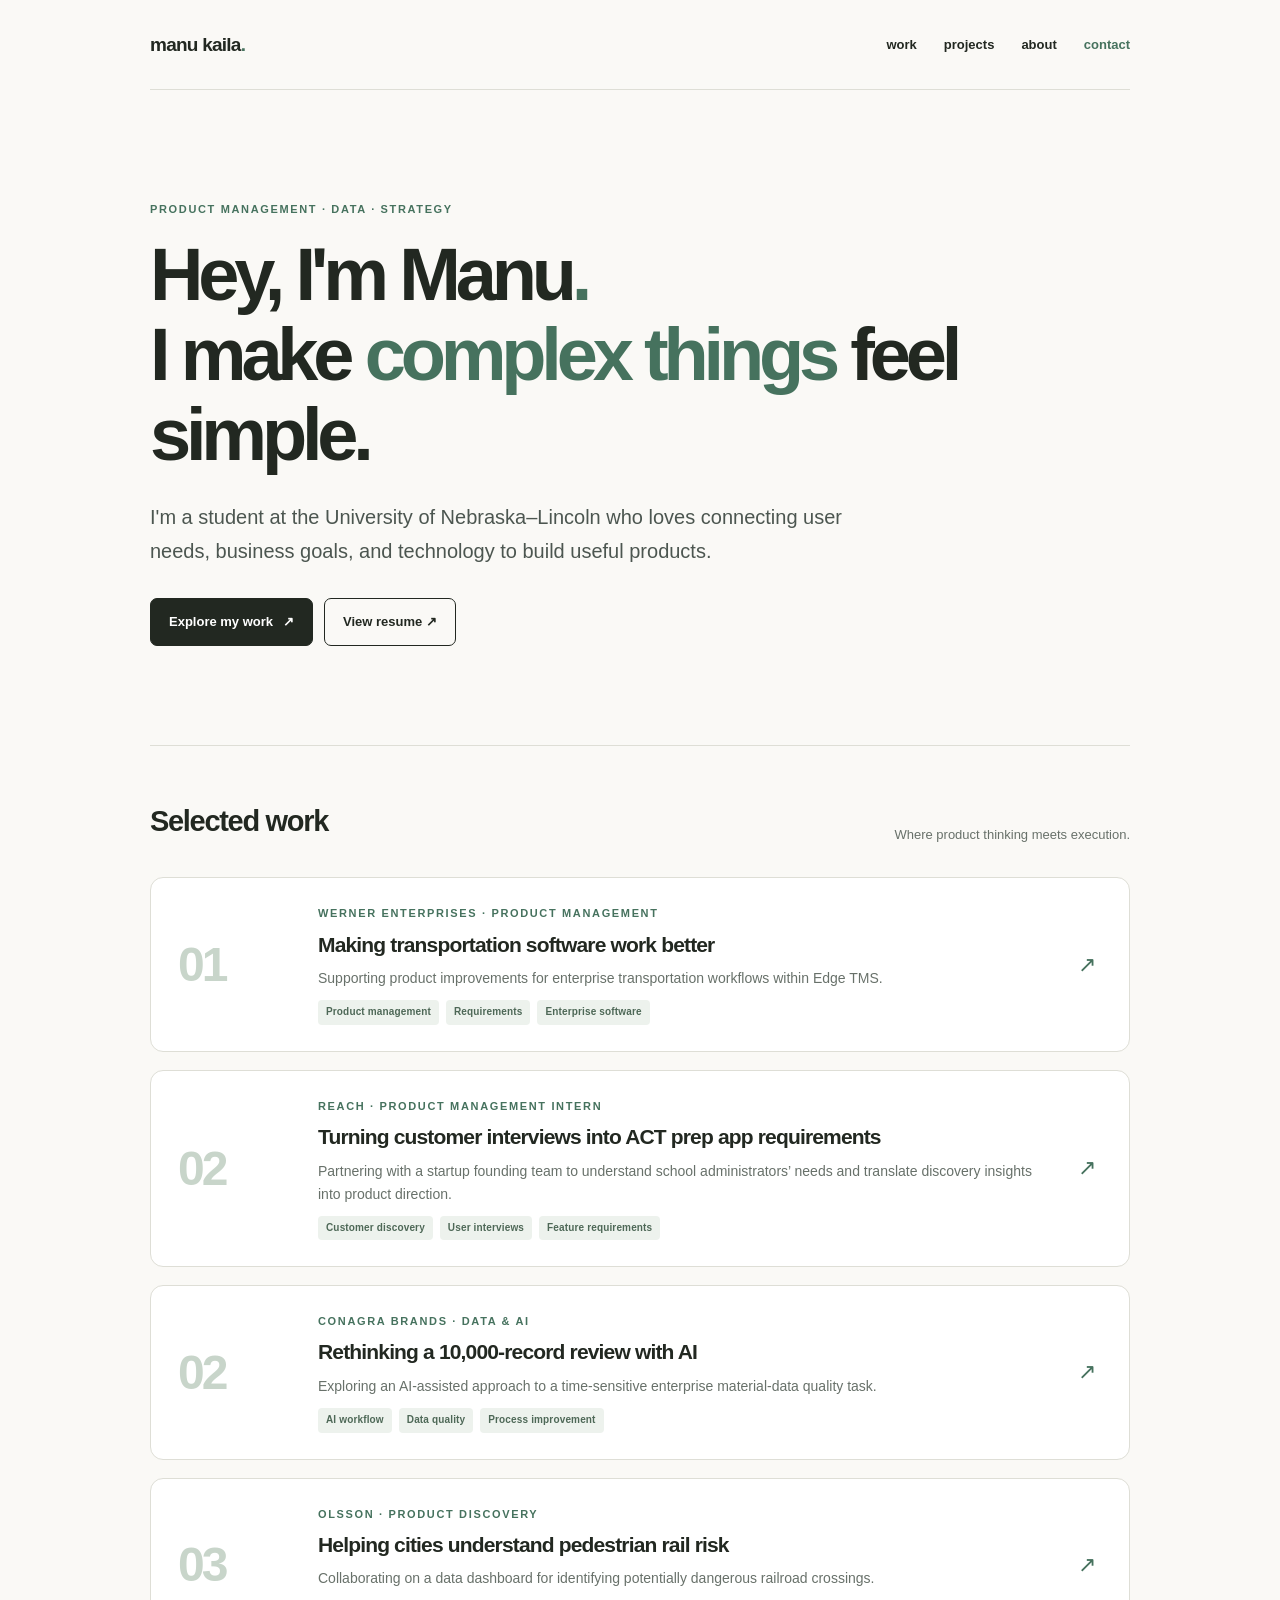
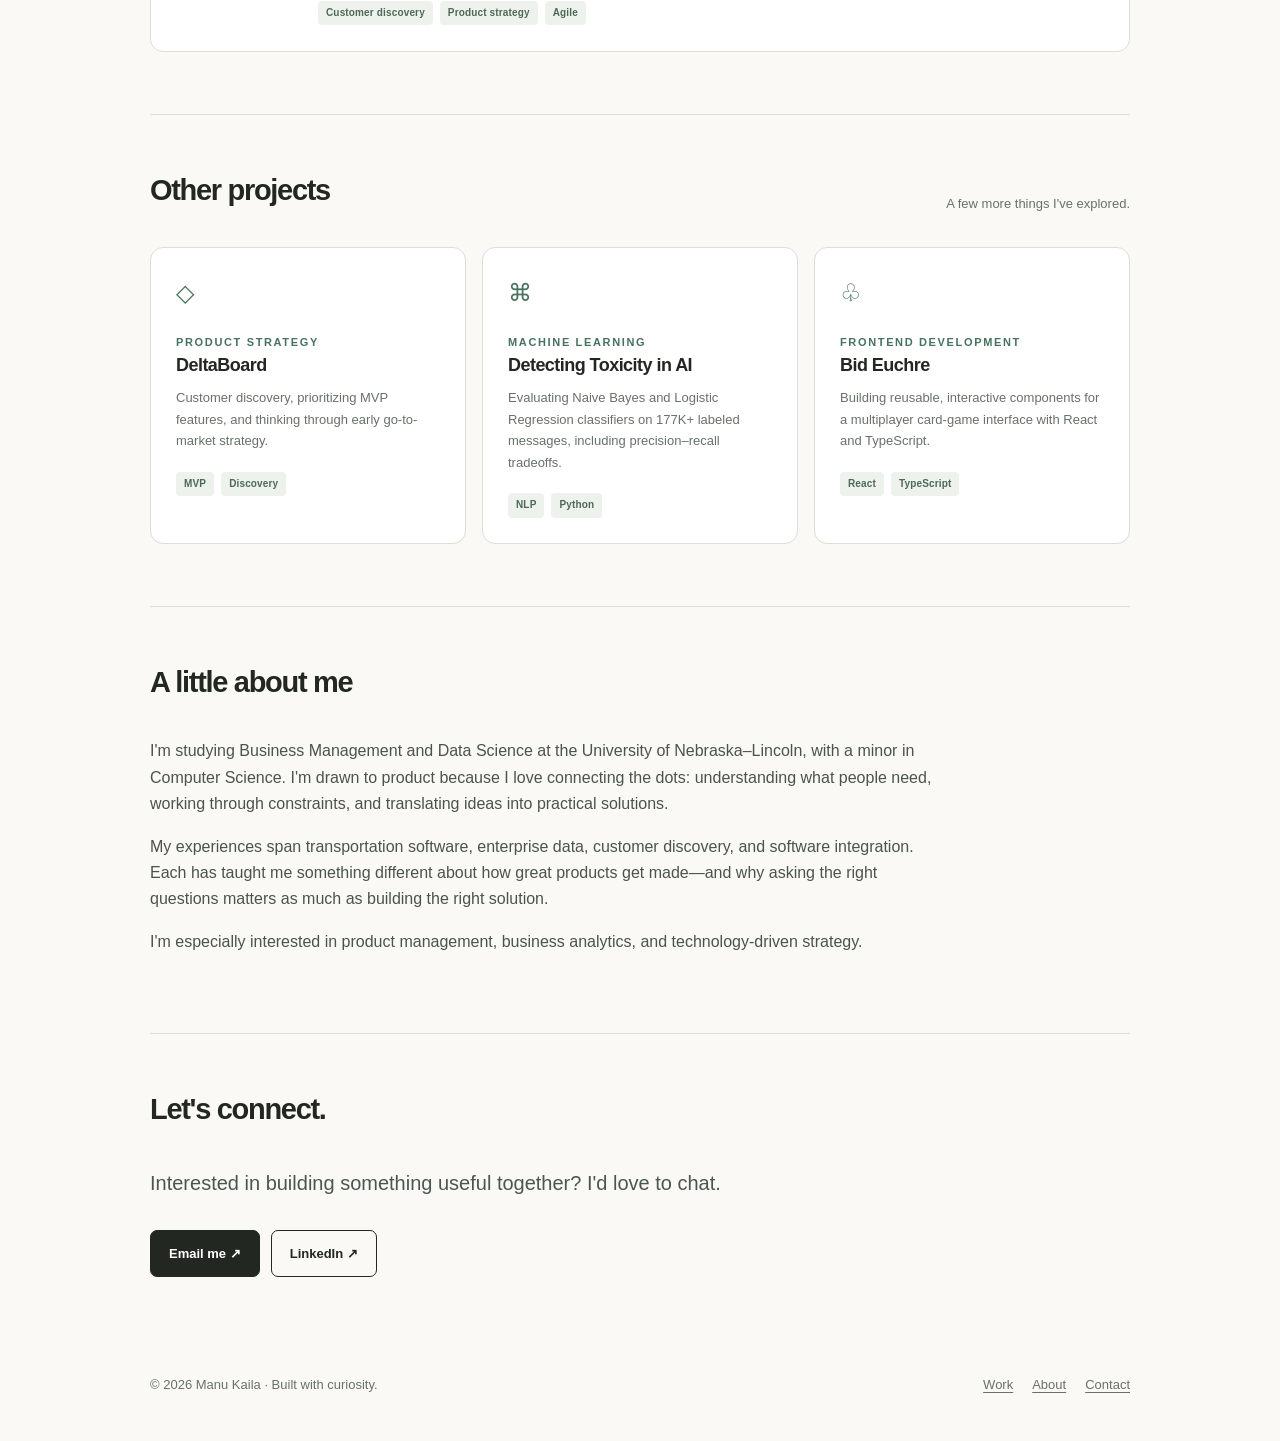
<file: index.html>
<!doctype html><html lang="en"><head><meta charset="utf-8"><meta name="viewport" content="width=device-width, initial-scale=1"><meta name="description" content="Manu Kaila — Product Management, Business Analytics & Technology portfolio."><title>Manu Kaila | Product & Technology</title><link rel="stylesheet" href="style.css?v=2"></head><body>
<div class="wrap"><header class="nav"><a class="brand" href="index.html">manu kaila<span style="color:var(--accent)">.</span></a><nav class="links" aria-label="Main navigation"><a href="#work">work</a><a href="#projects">projects</a><a href="#about">about</a><a href="#contact">contact</a></nav></header>
<main><div class="hero"><div class="eyebrow">Product management · Data · Strategy</div><h1>Hey, I'm Manu<span style="color:var(--accent)">.</span><br>I make <em>complex things</em> feel simple.</h1><p class="lede">I'm a student at the University of Nebraska–Lincoln who loves connecting user needs, business goals, and technology to build useful products.</p><div class="actions"><a class="button" href="#work">Explore my work <span aria-hidden="true">↗</span></a><a class="button outline" href="resume.pdf" target="_blank" rel="noopener" id="resume-btn">View resume ↗</a></div></div>
<section id="work"><div class="section-head"><h2>Selected work</h2><p>Where product thinking meets execution.</p></div><div class="work-list">
<a class="work-card" href="werner.html"><div class="num">01</div><div><div class="label">Werner Enterprises · Product Management</div><h3>Making transportation software work better</h3><p>Supporting product improvements for enterprise transportation workflows within Edge TMS.</p><div class="tags"><span class="tag">Product management</span><span class="tag">Requirements</span><span class="tag">Enterprise software</span></div></div><span class="arrow" aria-hidden="true">↗</span></a>
<a class="work-card" href="reach.html"><div class="num">02</div><div><div class="label">Reach · Product Management Intern</div><h3>Turning customer interviews into ACT prep app requirements</h3><p>Partnering with a startup founding team to understand school administrators’ needs and translate discovery insights into product direction.</p><div class="tags"><span class="tag">Customer discovery</span><span class="tag">User interviews</span><span class="tag">Feature requirements</span></div></div><span class="arrow" aria-hidden="true">↗</span></a>
<a class="work-card" href="conagra.html"><div class="num">02</div><div><div class="label">Conagra Brands · Data & AI</div><h3>Rethinking a 10,000-record review with AI</h3><p>Exploring an AI-assisted approach to a time-sensitive enterprise material-data quality task.</p><div class="tags"><span class="tag">AI workflow</span><span class="tag">Data quality</span><span class="tag">Process improvement</span></div></div><span class="arrow" aria-hidden="true">↗</span></a>
<a class="work-card" href="olsson.html"><div class="num">03</div><div><div class="label">Olsson · Product Discovery</div><h3>Helping cities understand pedestrian rail risk</h3><p>Collaborating on a data dashboard for identifying potentially dangerous railroad crossings.</p><div class="tags"><span class="tag">Customer discovery</span><span class="tag">Product strategy</span><span class="tag">Agile</span></div></div><span class="arrow" aria-hidden="true">↗</span></a>

</div></section>
<section id="projects"><div class="section-head"><h2>Other projects</h2><p>A few more things I've explored.</p></div><div class="grid"><div class="project-card"><div class="symbol">◇</div><div class="label">Product strategy</div><h3>DeltaBoard</h3><p>Customer discovery, prioritizing MVP features, and thinking through early go-to-market strategy.</p><div class="tags"><span class="tag">MVP</span><span class="tag">Discovery</span></div></div><div class="project-card"><div class="symbol">⌘</div><div class="label">Machine learning</div><h3>Detecting Toxicity in AI</h3><p>Evaluating Naive Bayes and Logistic Regression classifiers on 177K+ labeled messages, including precision–recall tradeoffs.</p><div class="tags"><span class="tag">NLP</span><span class="tag">Python</span></div></div><div class="project-card"><div class="symbol">♧</div><div class="label">Frontend development</div><h3>Bid Euchre</h3><p>Building reusable, interactive components for a multiplayer card-game interface with React and TypeScript.</p><div class="tags"><span class="tag">React</span><span class="tag">TypeScript</span></div></div></div></section>
<section id="about"><div class="section-head"><h2>A little about me</h2></div><div class="about"><p>I'm studying Business Management and Data Science at the University of Nebraska–Lincoln, with a minor in Computer Science. I'm drawn to product because I love connecting the dots: understanding what people need, working through constraints, and translating ideas into practical solutions.</p><p>My experiences span transportation software, enterprise data, customer discovery, and software integration. Each has taught me something different about how great products get made—and why asking the right questions matters as much as building the right solution.</p><p>I'm especially interested in product management, business analytics, and technology-driven strategy.</p></div></section>
<section id="contact"><div class="section-head"><h2>Let's connect.</h2></div><p class="lede">Interested in building something useful together? I'd love to chat.</p><div class="actions"><a class="button" href="mailto:manasvikaila101@gmail.com">Email me ↗</a><a class="button outline" href="https://www.linkedin.com/in/manasvi-manu-kaila-a704ba221/" target="_blank" rel="noopener">LinkedIn ↗</a></div></section></main>
<footer class="footer"><span>© <span id="year"></span> Manu Kaila · Built with curiosity.</span><div class="socials"><a href="#work">Work</a><a href="#about">About</a><a href="#contact">Contact</a></div></footer></div><script src="main.js"></script></body></html>
</file>
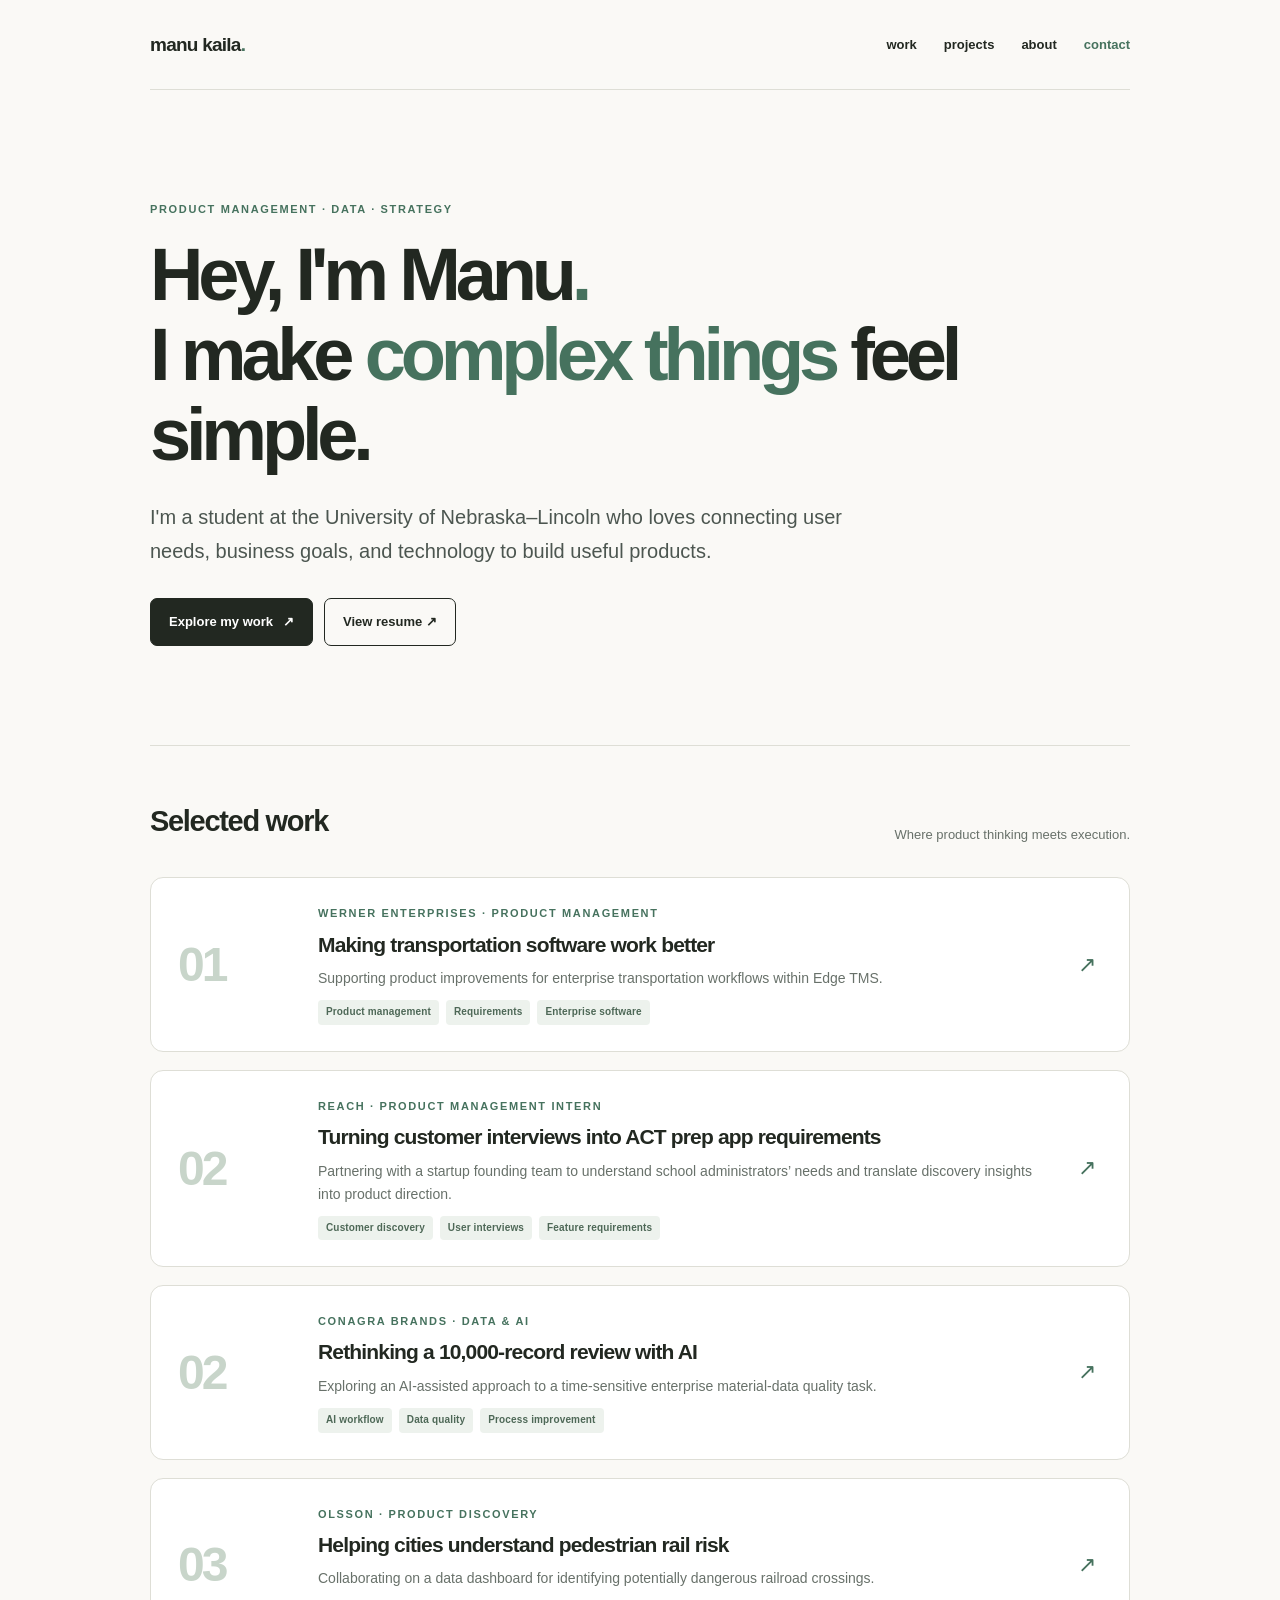
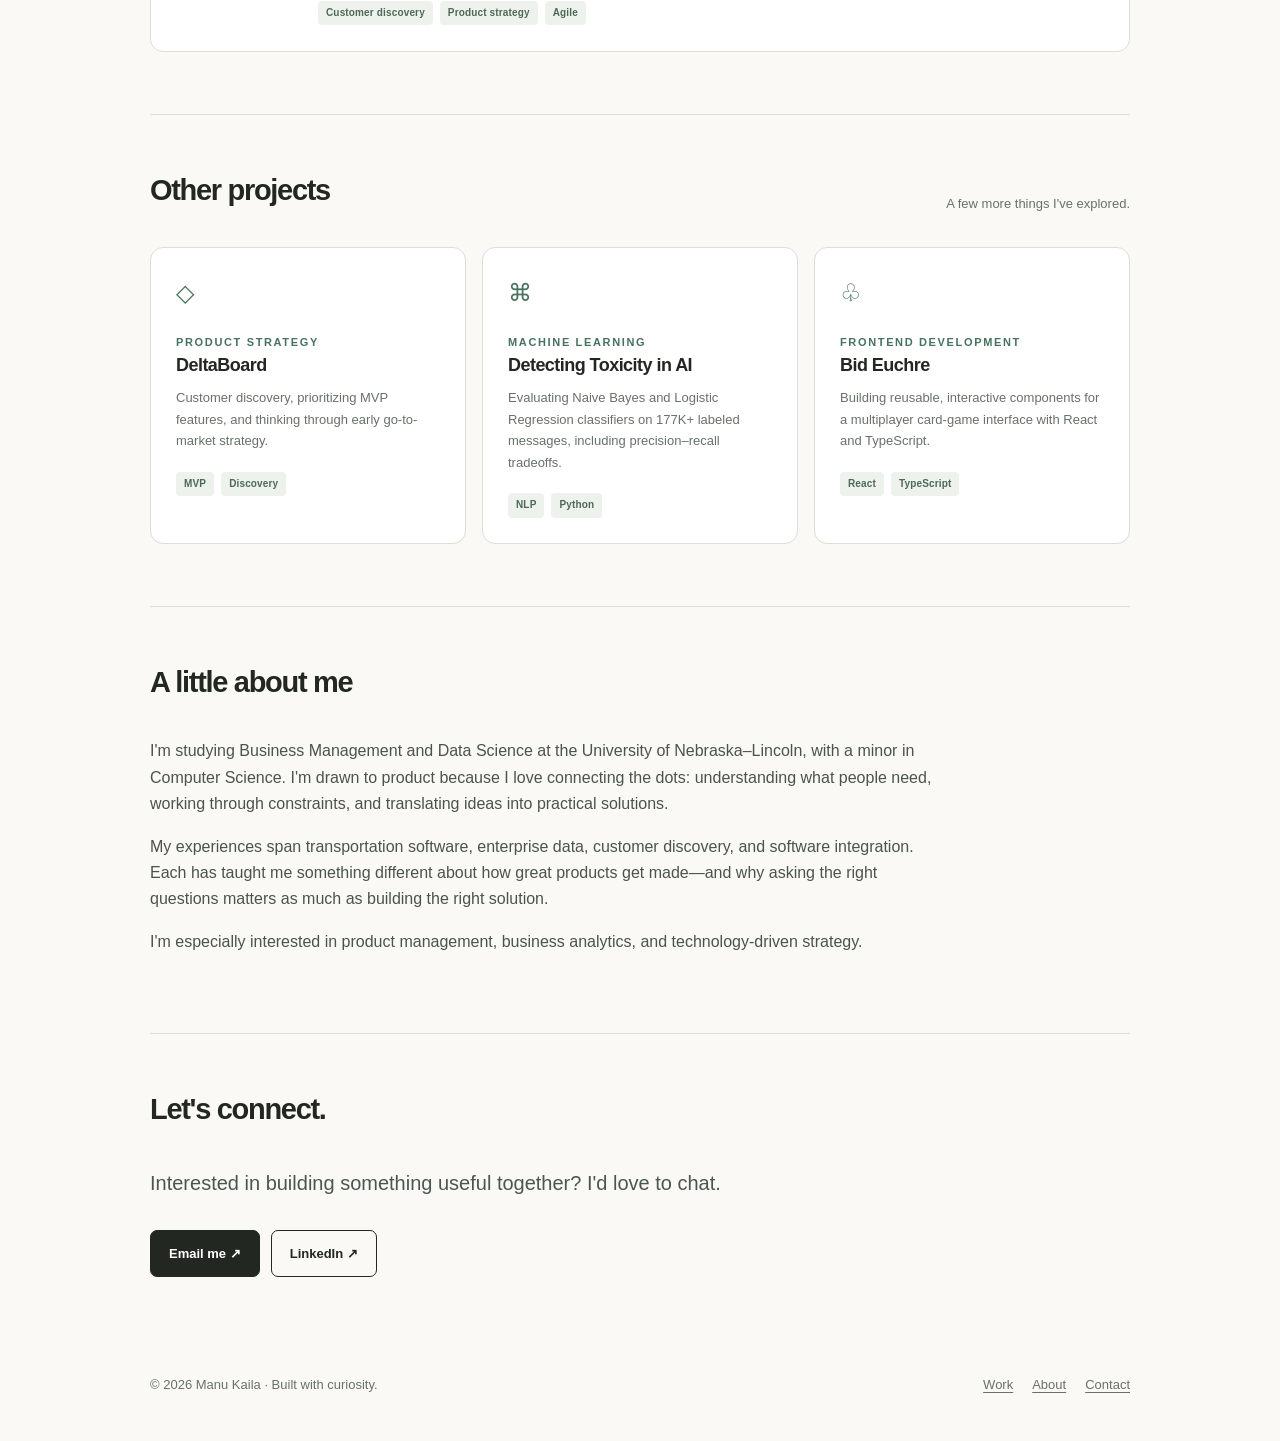
<file: manu-pm-portfolio/index.html>
<!doctype html><html lang="en"><head><meta charset="utf-8"><meta name="viewport" content="width=device-width, initial-scale=1"><meta name="description" content="Manu Kaila — Product Management, Business Analytics & Technology portfolio."><title>Manu Kaila | Product & Technology</title><link rel="stylesheet" href="assets/style.css"></head><body>
<div class="wrap"><header class="nav"><a class="brand" href="index.html">manu kaila<span style="color:var(--accent)">.</span></a><nav class="links" aria-label="Main navigation"><a href="#work">work</a><a href="#projects">projects</a><a href="#about">about</a><a href="#contact">contact</a></nav></header>
<main><div class="hero"><div class="eyebrow">Product management · Data · Strategy</div><h1>Hey, I'm Manu<span style="color:var(--accent)">.</span><br>I make <em>complex things</em> feel simple.</h1><p class="lede">I'm a student at the University of Nebraska–Lincoln who loves connecting user needs, business goals, and technology to build useful products.</p><div class="actions"><a class="button" href="#work">Explore my work <span aria-hidden="true">↗</span></a><a class="button outline" href="assets/resume.pdf" target="_blank" rel="noopener" id="resume-btn">View resume ↗</a></div></div>
<section id="work"><div class="section-head"><h2>Selected work</h2><p>Where product thinking meets execution.</p></div><div class="work-list">
<a class="work-card" href="projects/werner.html"><div class="num">01</div><div><div class="label">Werner Enterprises · Product Management</div><h3>Making transportation software work better</h3><p>Supporting product improvements for enterprise transportation workflows within Edge TMS.</p><div class="tags"><span class="tag">Product management</span><span class="tag">Requirements</span><span class="tag">Enterprise software</span></div></div><span class="arrow" aria-hidden="true">↗</span></a>
<a class="work-card" href="projects/reach.html"><div class="num">02</div><div><div class="label">Reach · Product Management Intern</div><h3>Turning customer interviews into ACT prep app requirements</h3><p>Partnering with a startup founding team to understand school administrators’ needs and translate discovery insights into product direction.</p><div class="tags"><span class="tag">Customer discovery</span><span class="tag">User interviews</span><span class="tag">Feature requirements</span></div></div><span class="arrow" aria-hidden="true">↗</span></a>
<a class="work-card" href="projects/conagra.html"><div class="num">02</div><div><div class="label">Conagra Brands · Data & AI</div><h3>Rethinking a 10,000-record review with AI</h3><p>Exploring an AI-assisted approach to a time-sensitive enterprise material-data quality task.</p><div class="tags"><span class="tag">AI workflow</span><span class="tag">Data quality</span><span class="tag">Process improvement</span></div></div><span class="arrow" aria-hidden="true">↗</span></a>
<a class="work-card" href="projects/olsson.html"><div class="num">03</div><div><div class="label">Olsson · Product Discovery</div><h3>Helping cities understand pedestrian rail risk</h3><p>Collaborating on a data dashboard for identifying potentially dangerous railroad crossings.</p><div class="tags"><span class="tag">Customer discovery</span><span class="tag">Product strategy</span><span class="tag">Agile</span></div></div><span class="arrow" aria-hidden="true">↗</span></a>

</div></section>
<section id="projects"><div class="section-head"><h2>Other projects</h2><p>A few more things I've explored.</p></div><div class="grid"><div class="project-card"><div class="symbol">◇</div><div class="label">Product strategy</div><h3>DeltaBoard</h3><p>Customer discovery, prioritizing MVP features, and thinking through early go-to-market strategy.</p><div class="tags"><span class="tag">MVP</span><span class="tag">Discovery</span></div></div><div class="project-card"><div class="symbol">⌘</div><div class="label">Machine learning</div><h3>Detecting Toxicity in AI</h3><p>Evaluating Naive Bayes and Logistic Regression classifiers on 177K+ labeled messages, including precision–recall tradeoffs.</p><div class="tags"><span class="tag">NLP</span><span class="tag">Python</span></div></div><div class="project-card"><div class="symbol">♧</div><div class="label">Frontend development</div><h3>Bid Euchre</h3><p>Building reusable, interactive components for a multiplayer card-game interface with React and TypeScript.</p><div class="tags"><span class="tag">React</span><span class="tag">TypeScript</span></div></div></div></section>
<section id="about"><div class="section-head"><h2>A little about me</h2></div><div class="about"><p>I'm studying Business Management and Data Science at the University of Nebraska–Lincoln, with a minor in Computer Science. I'm drawn to product because I love connecting the dots: understanding what people need, working through constraints, and translating ideas into practical solutions.</p><p>My experiences span transportation software, enterprise data, customer discovery, and software integration. Each has taught me something different about how great products get made—and why asking the right questions matters as much as building the right solution.</p><p>I'm especially interested in product management, business analytics, and technology-driven strategy.</p></div></section>
<section id="contact"><div class="section-head"><h2>Let's connect.</h2></div><p class="lede">Interested in building something useful together? I'd love to chat.</p><div class="actions"><a class="button" href="mailto:manasvikaila101@gmail.com">Email me ↗</a><a class="button outline" href="https://www.linkedin.com/in/manasvi-manu-kaila-a704ba221/" target="_blank" rel="noopener">LinkedIn ↗</a></div></section></main>
<footer class="footer"><span>© <span id="year"></span> Manu Kaila · Built with curiosity.</span><div class="socials"><a href="#work">Work</a><a href="#about">About</a><a href="#contact">Contact</a></div></footer></div><script src="assets/main.js"></script></body></html>
</file>
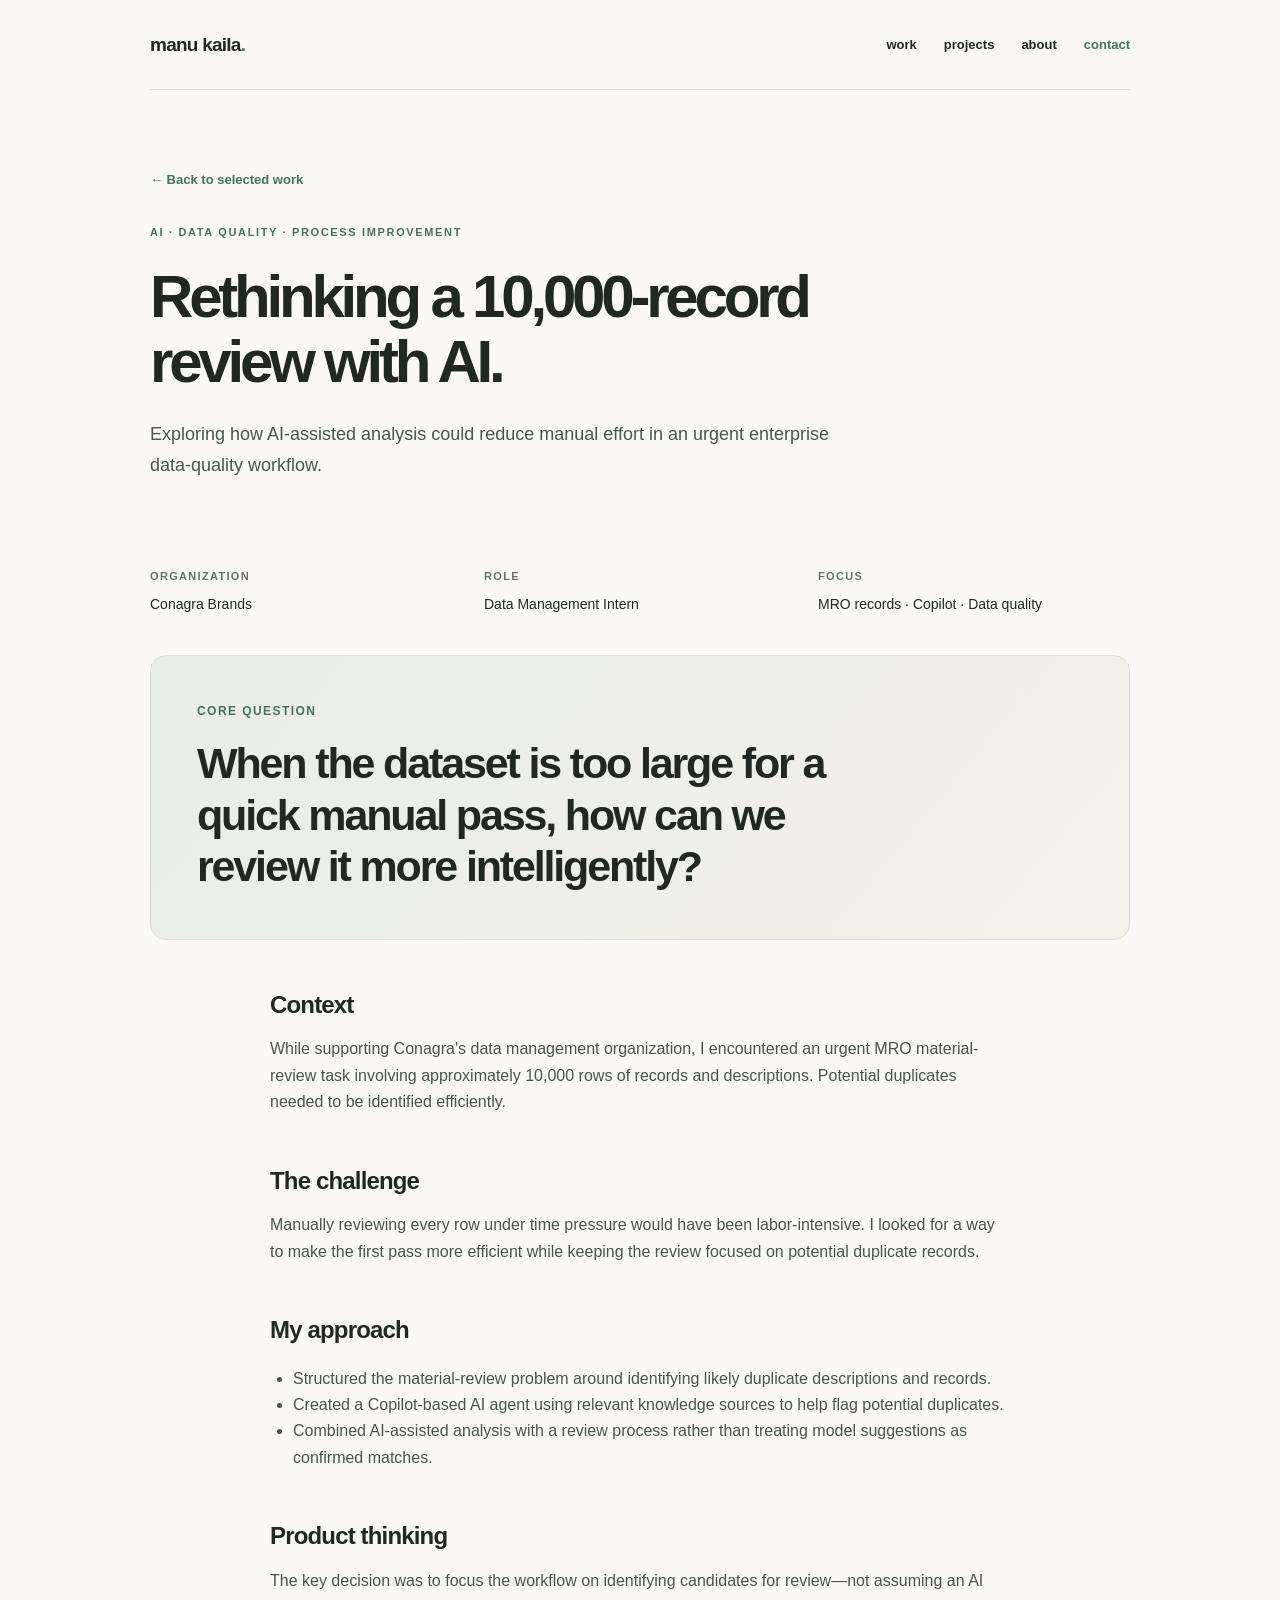
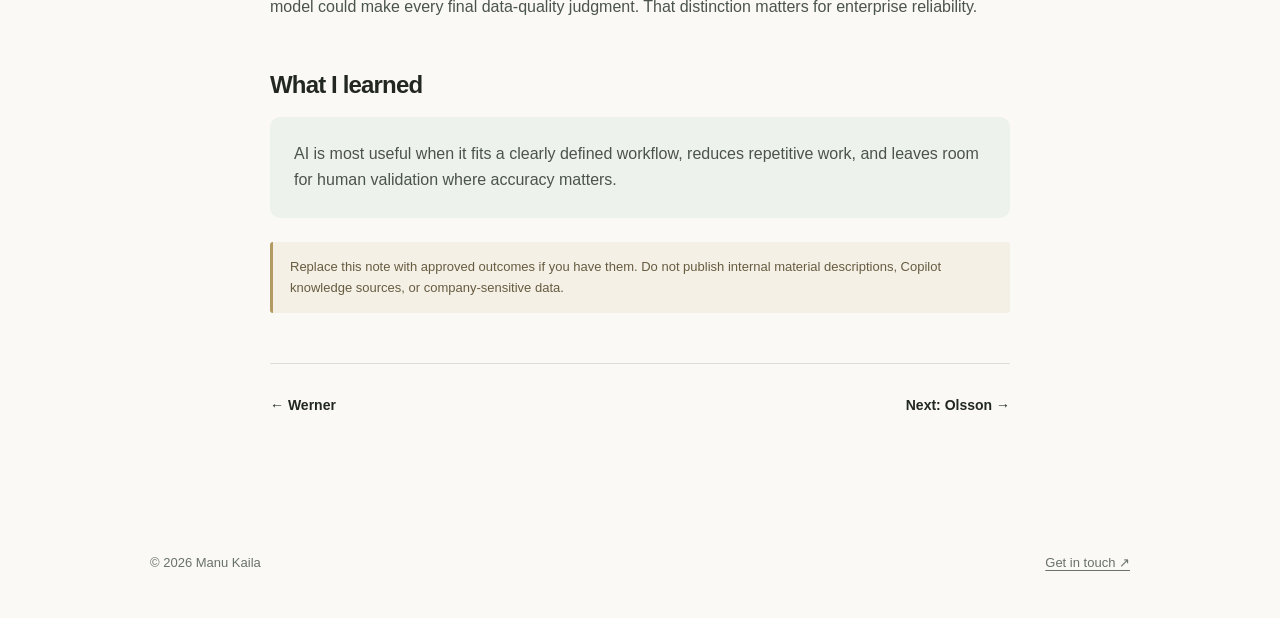
<file: conagra.html>
<!doctype html><html lang="en"><head><meta charset="utf-8"><meta name="viewport" content="width=device-width, initial-scale=1"><title>Conagra Brands | Manu Kaila</title><link rel="stylesheet" href="style.css?v=2"></head><body><div class="wrap"><header class="nav"><a class="brand" href="index.html">manu kaila<span style="color:var(--accent)">.</span></a><nav class="links"><a href="../index.html#work">work</a><a href="../index.html#projects">projects</a><a href="../index.html#about">about</a><a href="../index.html#contact">contact</a></nav></header><main><div class="case-hero"><a class="back" href="../index.html#work">← Back to selected work</a><div class="eyebrow" style="margin-top:30px">AI · Data Quality · Process Improvement</div><h1>Rethinking a 10,000-record review with AI.</h1><p class="lede">Exploring how AI-assisted analysis could reduce manual effort in an urgent enterprise data-quality workflow.</p></div><div class="meta"><div><strong>Organization</strong><span>Conagra Brands</span></div><div><strong>Role</strong><span>Data Management Intern</span></div><div><strong>Focus</strong><span>MRO records · Copilot · Data quality</span></div></div><div class="case-banner"><div class="banner-top">Core question</div><div class="banner-text">When the dataset is too large for a quick manual pass, how can we review it more intelligently?</div></div><article class="article"><h2>Context</h2><p>While supporting Conagra's data management organization, I encountered an urgent MRO material-review task involving approximately 10,000 rows of records and descriptions. Potential duplicates needed to be identified efficiently.</p><h2>The challenge</h2><p>Manually reviewing every row under time pressure would have been labor-intensive. I looked for a way to make the first pass more efficient while keeping the review focused on potential duplicate records.</p><h2>My approach</h2><ul><li>Structured the material-review problem around identifying likely duplicate descriptions and records.</li><li>Created a Copilot-based AI agent using relevant knowledge sources to help flag potential duplicates.</li><li>Combined AI-assisted analysis with a review process rather than treating model suggestions as confirmed matches.</li></ul><h2>Product thinking</h2><p>The key decision was to focus the workflow on identifying candidates for review—not assuming an AI model could make every final data-quality judgment. That distinction matters for enterprise reliability.</p><h2>What I learned</h2><div class="takeaway"><p>AI is most useful when it fits a clearly defined workflow, reduces repetitive work, and leaves room for human validation where accuracy matters.</p></div><div class="notice">Replace this note with approved outcomes if you have them. Do not publish internal material descriptions, Copilot knowledge sources, or company-sensitive data.</div><div class="next"><a href="werner.html">← Werner</a><a href="olsson.html">Next: Olsson →</a></div></article></main><footer class="footer"><span>© <span id="year"></span> Manu Kaila</span><a href="../index.html#contact">Get in touch ↗</a></footer></div><script src="main.js"></script></body></html>
</file>
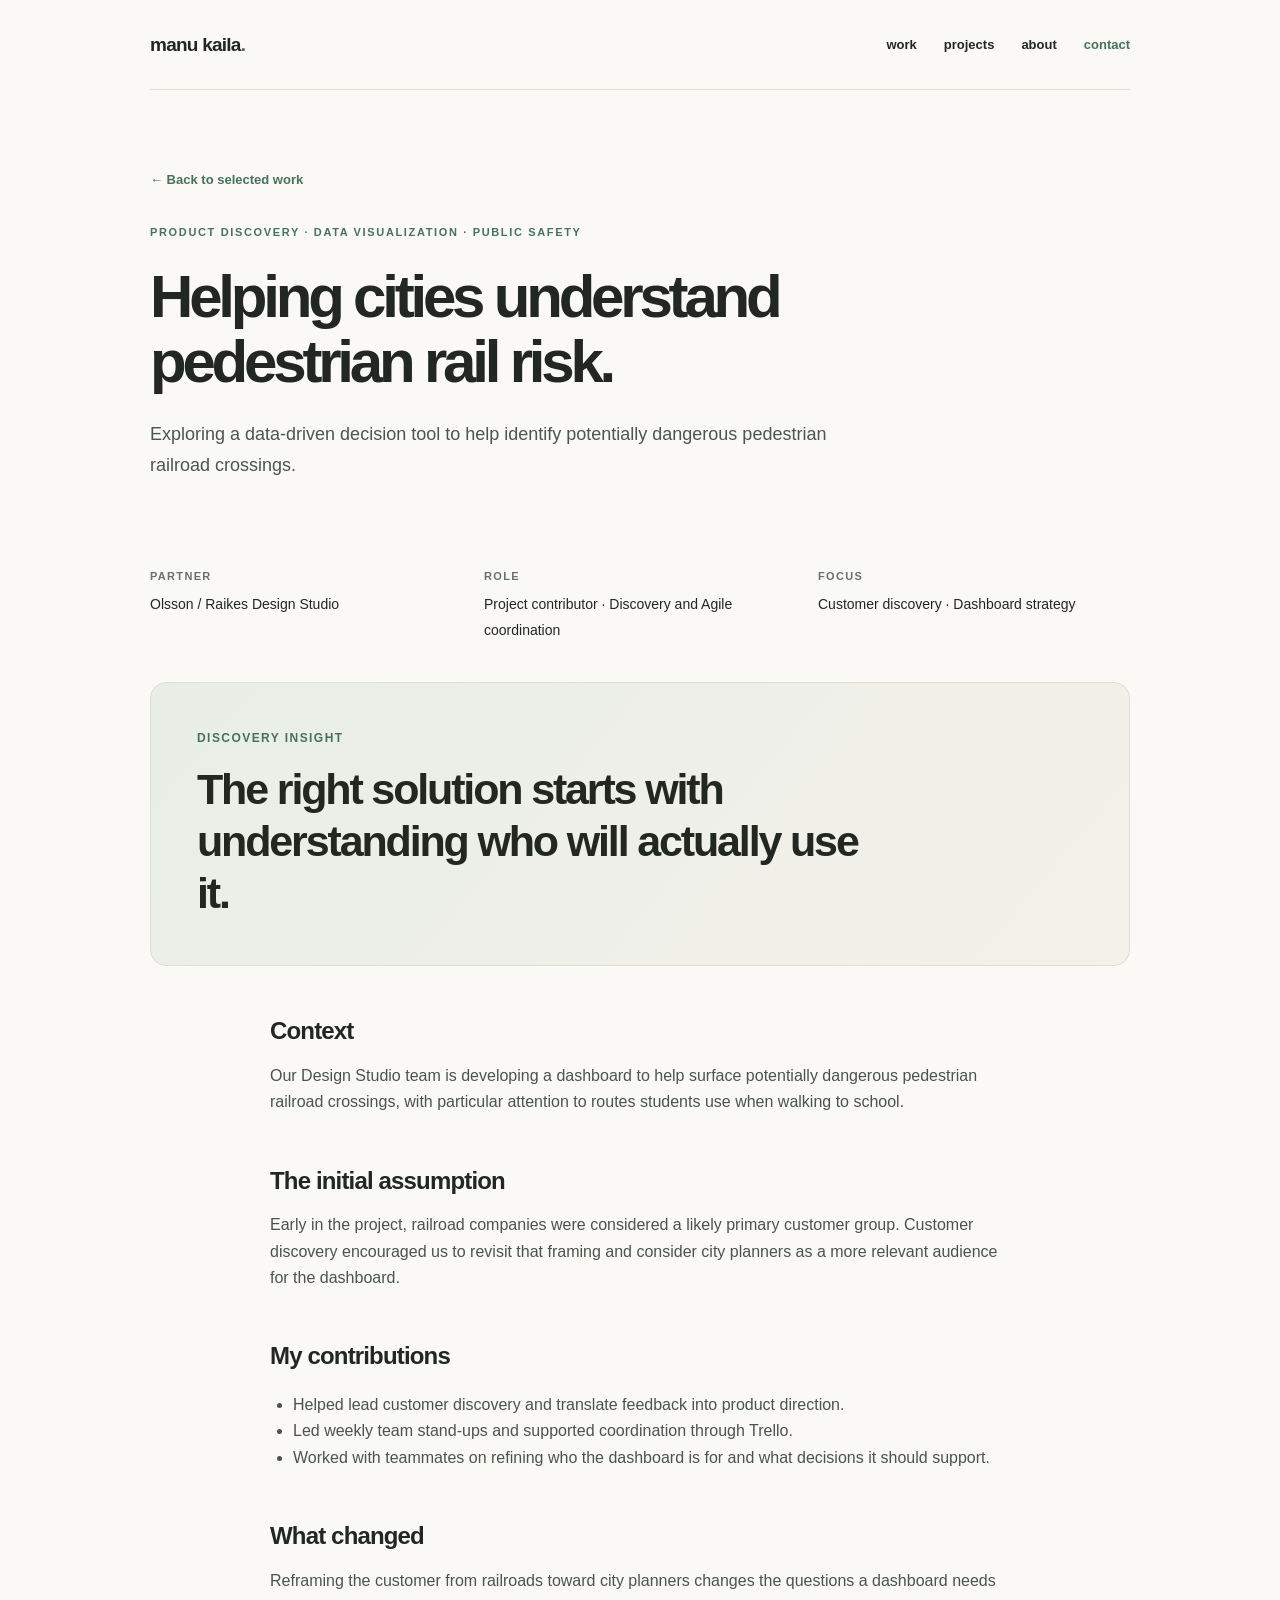
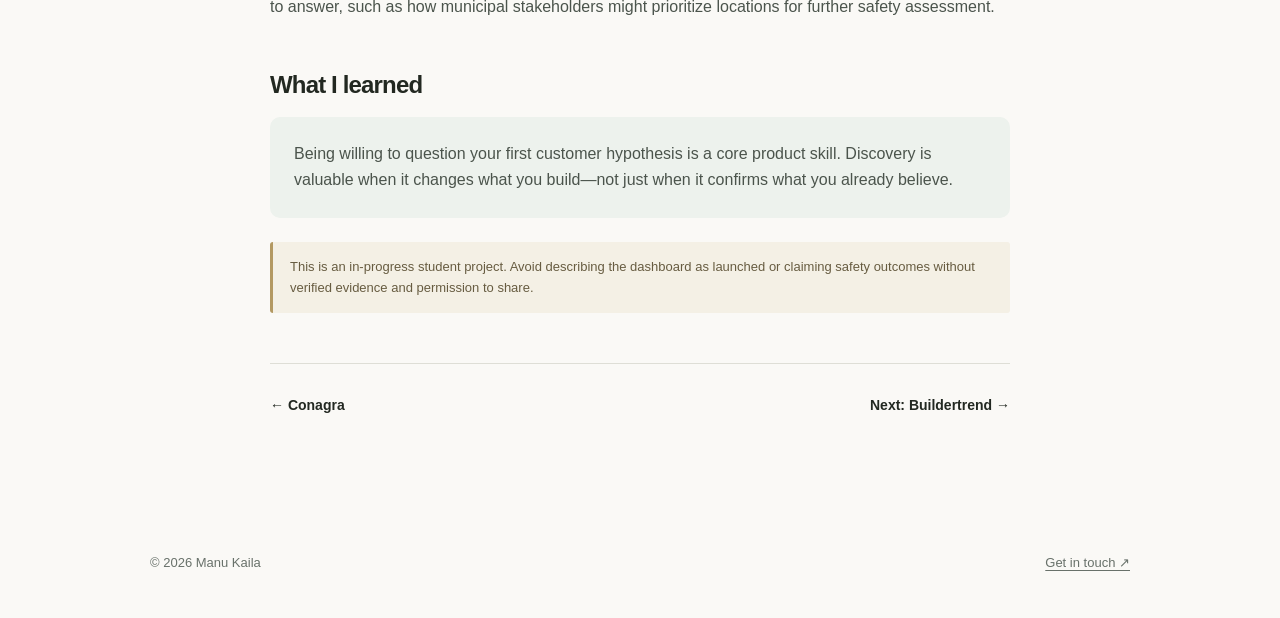
<file: olsson.html>
<!doctype html><html lang="en"><head><meta charset="utf-8"><meta name="viewport" content="width=device-width, initial-scale=1"><title>Olsson | Manu Kaila</title><link rel="stylesheet" href="style.css?v=2"></head><body><div class="wrap"><header class="nav"><a class="brand" href="index.html">manu kaila<span style="color:var(--accent)">.</span></a><nav class="links"><a href="../index.html#work">work</a><a href="../index.html#projects">projects</a><a href="../index.html#about">about</a><a href="../index.html#contact">contact</a></nav></header><main><div class="case-hero"><a class="back" href="../index.html#work">← Back to selected work</a><div class="eyebrow" style="margin-top:30px">Product Discovery · Data Visualization · Public Safety</div><h1>Helping cities understand pedestrian rail risk.</h1><p class="lede">Exploring a data-driven decision tool to help identify potentially dangerous pedestrian railroad crossings.</p></div><div class="meta"><div><strong>Partner</strong><span>Olsson / Raikes Design Studio</span></div><div><strong>Role</strong><span>Project contributor · Discovery and Agile coordination</span></div><div><strong>Focus</strong><span>Customer discovery · Dashboard strategy</span></div></div><div class="case-banner"><div class="banner-top">Discovery insight</div><div class="banner-text">The right solution starts with understanding who will actually use it.</div></div><article class="article"><h2>Context</h2><p>Our Design Studio team is developing a dashboard to help surface potentially dangerous pedestrian railroad crossings, with particular attention to routes students use when walking to school.</p><h2>The initial assumption</h2><p>Early in the project, railroad companies were considered a likely primary customer group. Customer discovery encouraged us to revisit that framing and consider city planners as a more relevant audience for the dashboard.</p><h2>My contributions</h2><ul><li>Helped lead customer discovery and translate feedback into product direction.</li><li>Led weekly team stand-ups and supported coordination through Trello.</li><li>Worked with teammates on refining who the dashboard is for and what decisions it should support.</li></ul><h2>What changed</h2><p>Reframing the customer from railroads toward city planners changes the questions a dashboard needs to answer, such as how municipal stakeholders might prioritize locations for further safety assessment.</p><h2>What I learned</h2><div class="takeaway"><p>Being willing to question your first customer hypothesis is a core product skill. Discovery is valuable when it changes what you build—not just when it confirms what you already believe.</p></div><div class="notice">This is an in-progress student project. Avoid describing the dashboard as launched or claiming safety outcomes without verified evidence and permission to share.</div><div class="next"><a href="conagra.html">← Conagra</a><a href="buildertrend.html">Next: Buildertrend →</a></div></article></main><footer class="footer"><span>© <span id="year"></span> Manu Kaila</span><a href="../index.html#contact">Get in touch ↗</a></footer></div><script src="main.js"></script></body></html>
</file>
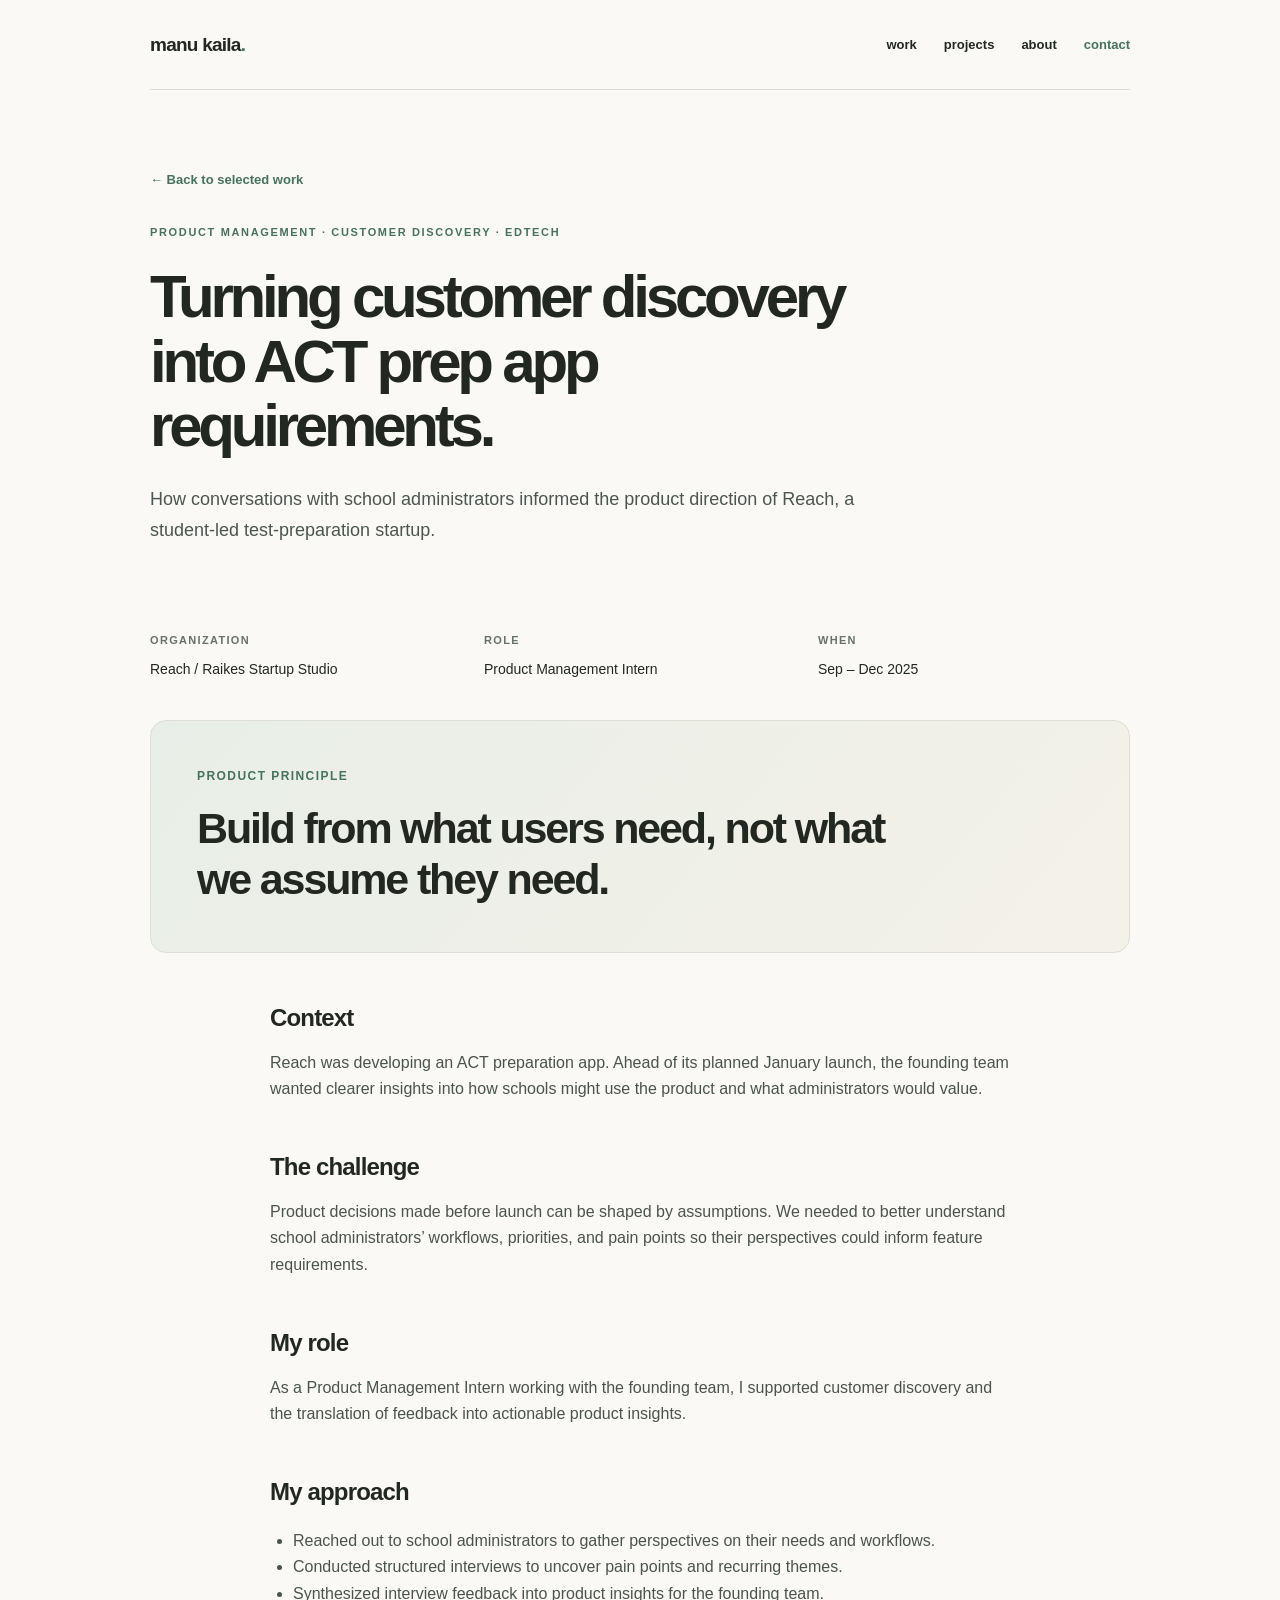
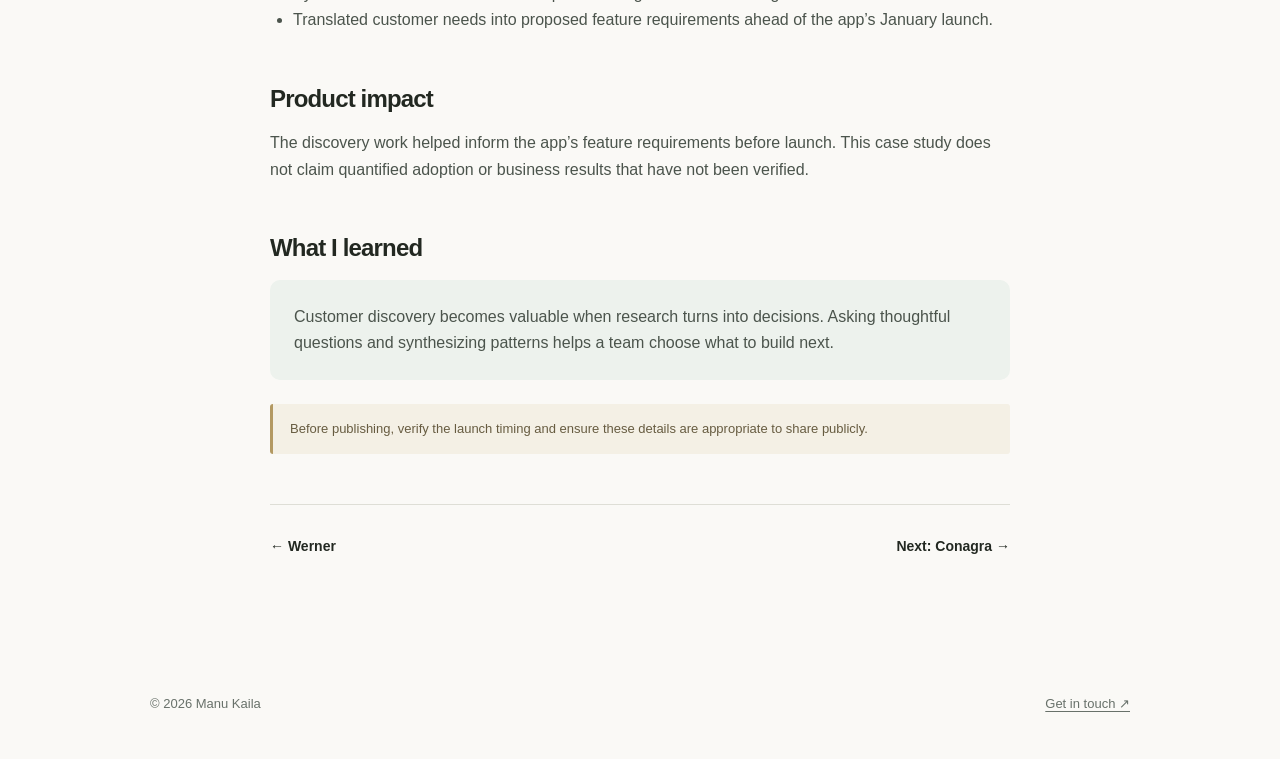
<file: reach.html>
<!doctype html><html lang="en"><head><meta charset="utf-8"><meta name="viewport" content="width=device-width, initial-scale=1"><meta name="description" content="Reach product management internship case study — Manu Kaila"><title>Reach | Manu Kaila</title><link rel="stylesheet" href="style.css?v=2"></head><body><div class="wrap"><header class="nav"><a class="brand" href="index.html">manu kaila<span style="color:var(--accent)">.</span></a><nav class="links"><a href="../index.html#work">work</a><a href="../index.html#projects">projects</a><a href="../index.html#about">about</a><a href="../index.html#contact">contact</a></nav></header><main><div class="case-hero"><a class="back" href="../index.html#work">← Back to selected work</a><div class="eyebrow" style="margin-top:30px">Product Management · Customer Discovery · EdTech</div><h1>Turning customer discovery into ACT prep app requirements.</h1><p class="lede">How conversations with school administrators informed the product direction of Reach, a student-led test-preparation startup.</p></div><div class="meta"><div><strong>Organization</strong><span>Reach / Raikes Startup Studio</span></div><div><strong>Role</strong><span>Product Management Intern</span></div><div><strong>When</strong><span>Sep – Dec 2025</span></div></div><div class="case-banner"><div class="banner-top">Product principle</div><div class="banner-text">Build from what users need, not what we assume they need.</div></div><article class="article"><h2>Context</h2><p>Reach was developing an ACT preparation app. Ahead of its planned January launch, the founding team wanted clearer insights into how schools might use the product and what administrators would value.</p><h2>The challenge</h2><p>Product decisions made before launch can be shaped by assumptions. We needed to better understand school administrators’ workflows, priorities, and pain points so their perspectives could inform feature requirements.</p><h2>My role</h2><p>As a Product Management Intern working with the founding team, I supported customer discovery and the translation of feedback into actionable product insights.</p><h2>My approach</h2><ul><li>Reached out to school administrators to gather perspectives on their needs and workflows.</li><li>Conducted structured interviews to uncover pain points and recurring themes.</li><li>Synthesized interview feedback into product insights for the founding team.</li><li>Translated customer needs into proposed feature requirements ahead of the app’s January launch.</li></ul><h2>Product impact</h2><p>The discovery work helped inform the app’s feature requirements before launch. This case study does not claim quantified adoption or business results that have not been verified.</p><h2>What I learned</h2><div class="takeaway"><p>Customer discovery becomes valuable when research turns into decisions. Asking thoughtful questions and synthesizing patterns helps a team choose what to build next.</p></div><div class="notice">Before publishing, verify the launch timing and ensure these details are appropriate to share publicly.</div><div class="next"><a href="werner.html">← Werner</a><a href="conagra.html">Next: Conagra →</a></div></article></main><footer class="footer"><span>© <span id="year"></span> Manu Kaila</span><a href="../index.html#contact">Get in touch ↗</a></footer></div><script src="main.js"></script></body></html>
</file>
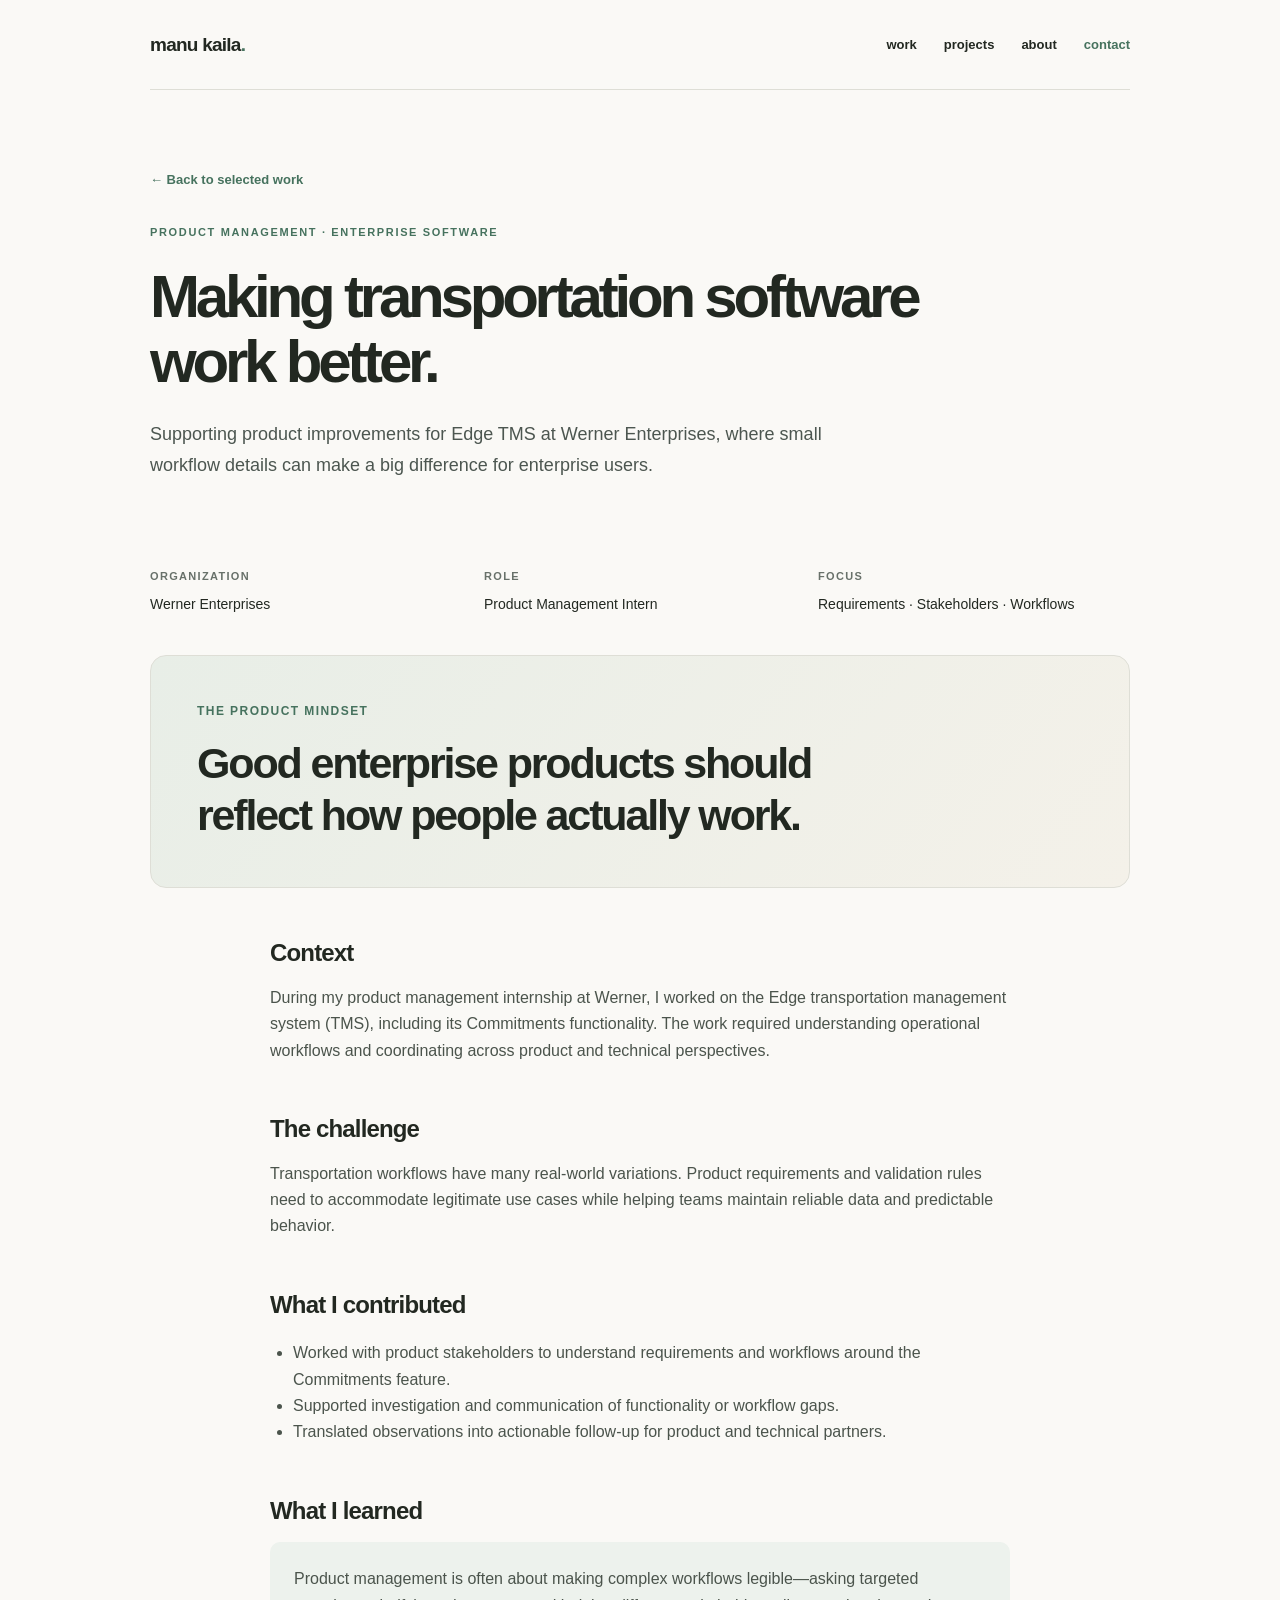
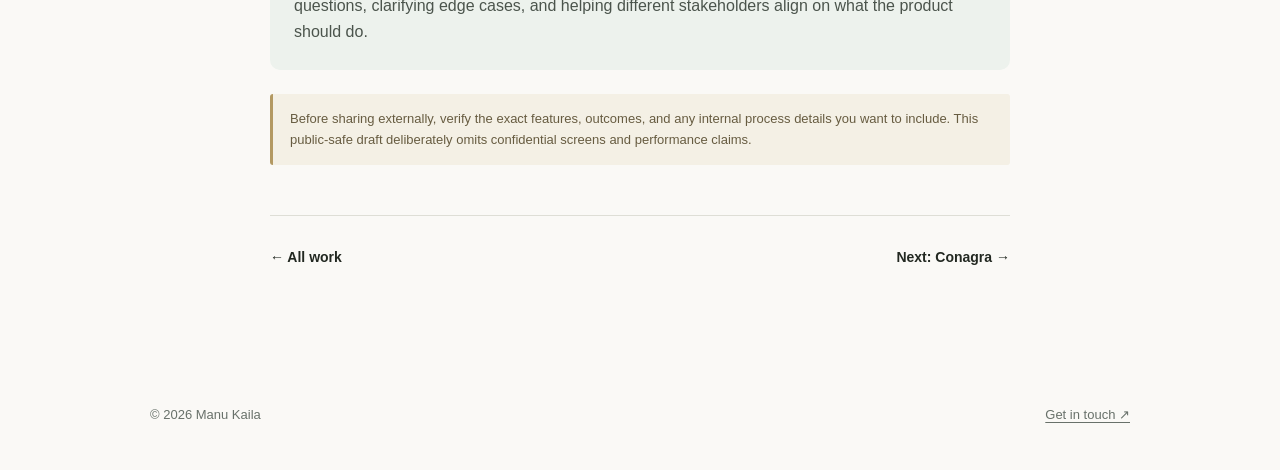
<file: werner.html>
<!doctype html><html lang="en"><head><meta charset="utf-8"><meta name="viewport" content="width=device-width, initial-scale=1"><title>Werner Enterprises | Manu Kaila</title><link rel="stylesheet" href="style.css?v=2"></head><body><div class="wrap"><header class="nav"><a class="brand" href="index.html">manu kaila<span style="color:var(--accent)">.</span></a><nav class="links"><a href="../index.html#work">work</a><a href="../index.html#projects">projects</a><a href="../index.html#about">about</a><a href="../index.html#contact">contact</a></nav></header><main><div class="case-hero"><a class="back" href="../index.html#work">← Back to selected work</a><div class="eyebrow" style="margin-top:30px">Product Management · Enterprise Software</div><h1>Making transportation software work better.</h1><p class="lede">Supporting product improvements for Edge TMS at Werner Enterprises, where small workflow details can make a big difference for enterprise users.</p></div><div class="meta"><div><strong>Organization</strong><span>Werner Enterprises</span></div><div><strong>Role</strong><span>Product Management Intern</span></div><div><strong>Focus</strong><span>Requirements · Stakeholders · Workflows</span></div></div><div class="case-banner"><div class="banner-top">The product mindset</div><div class="banner-text">Good enterprise products should reflect how people actually work.</div></div><article class="article"><h2>Context</h2><p>During my product management internship at Werner, I worked on the Edge transportation management system (TMS), including its Commitments functionality. The work required understanding operational workflows and coordinating across product and technical perspectives.</p><h2>The challenge</h2><p>Transportation workflows have many real-world variations. Product requirements and validation rules need to accommodate legitimate use cases while helping teams maintain reliable data and predictable behavior.</p><h2>What I contributed</h2><ul><li>Worked with product stakeholders to understand requirements and workflows around the Commitments feature.</li><li>Supported investigation and communication of functionality or workflow gaps.</li><li>Translated observations into actionable follow-up for product and technical partners.</li></ul><h2>What I learned</h2><div class="takeaway"><p>Product management is often about making complex workflows legible—asking targeted questions, clarifying edge cases, and helping different stakeholders align on what the product should do.</p></div><div class="notice">Before sharing externally, verify the exact features, outcomes, and any internal process details you want to include. This public-safe draft deliberately omits confidential screens and performance claims.</div><div class="next"><a href="../index.html#work">← All work</a><a href="conagra.html">Next: Conagra →</a></div></article></main><footer class="footer"><span>© <span id="year"></span> Manu Kaila</span><a href="../index.html#contact">Get in touch ↗</a></footer></div><script src="main.js"></script></body></html>
</file>
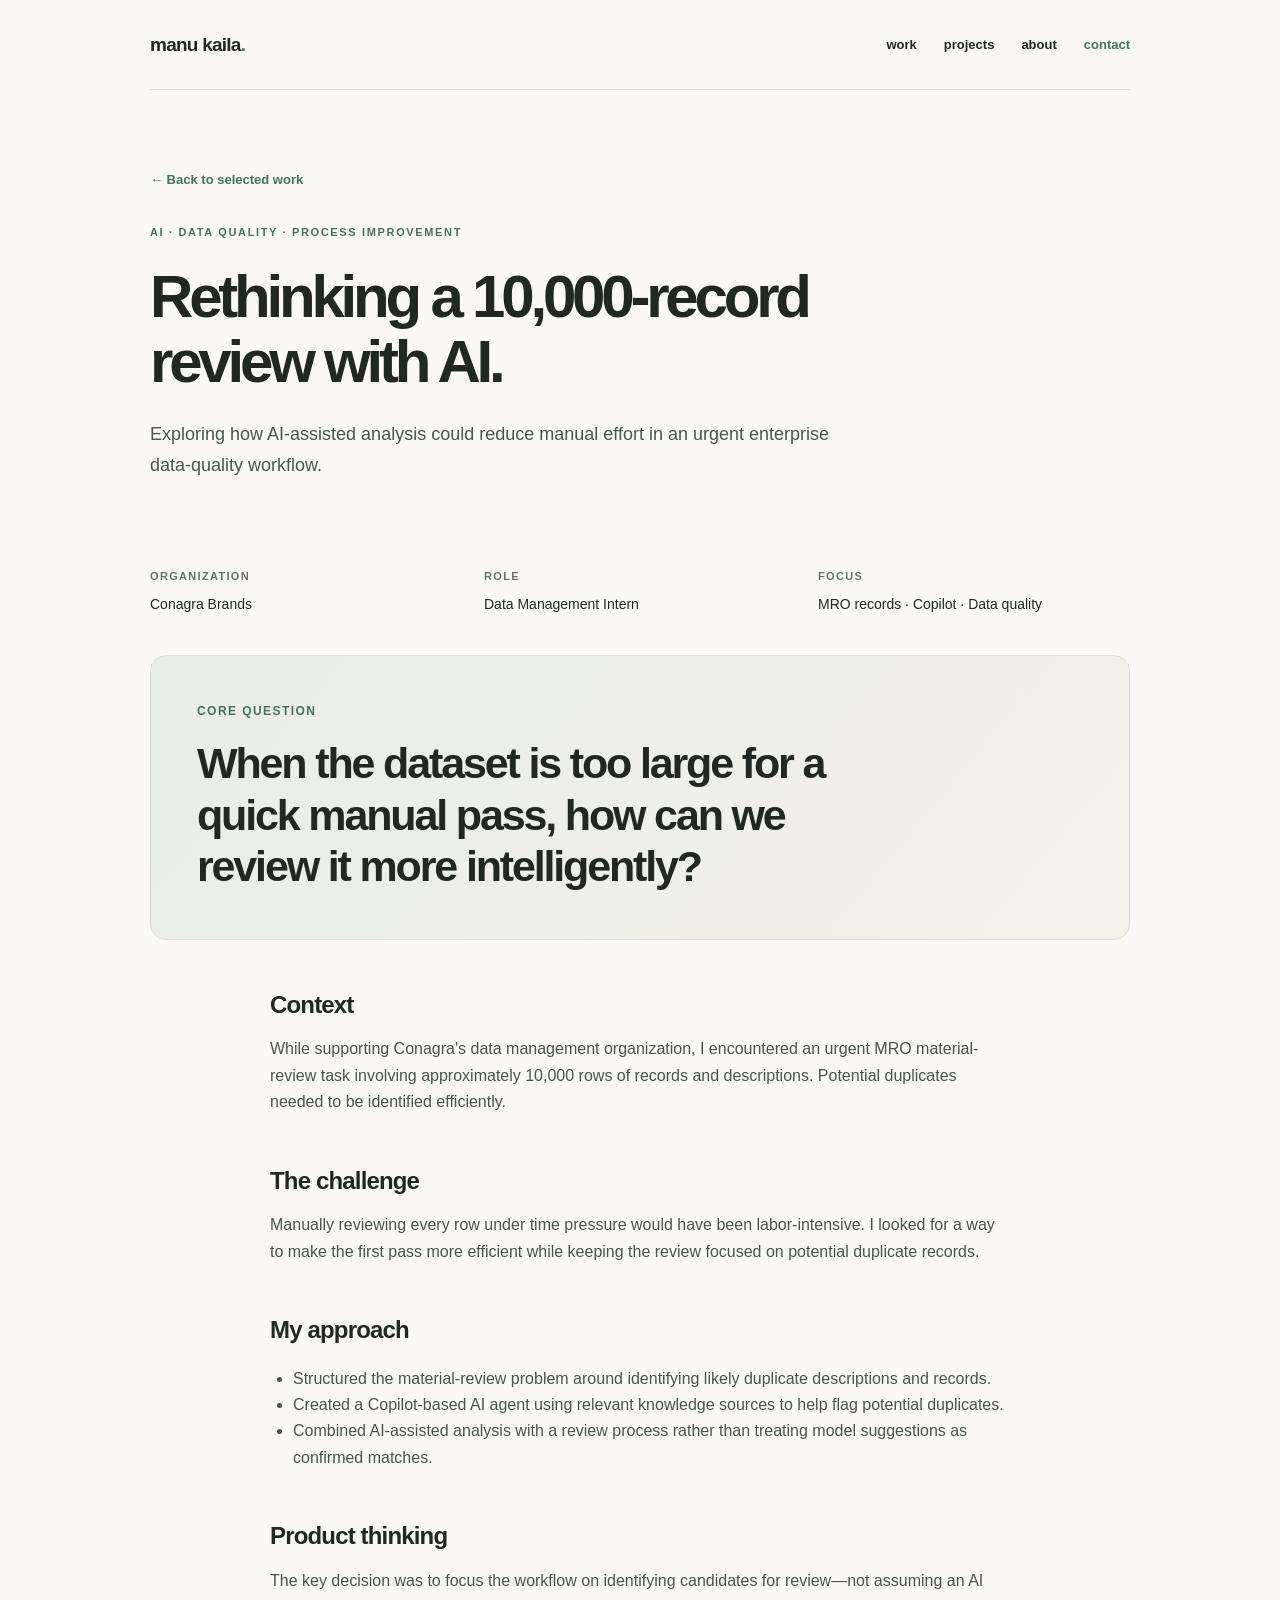
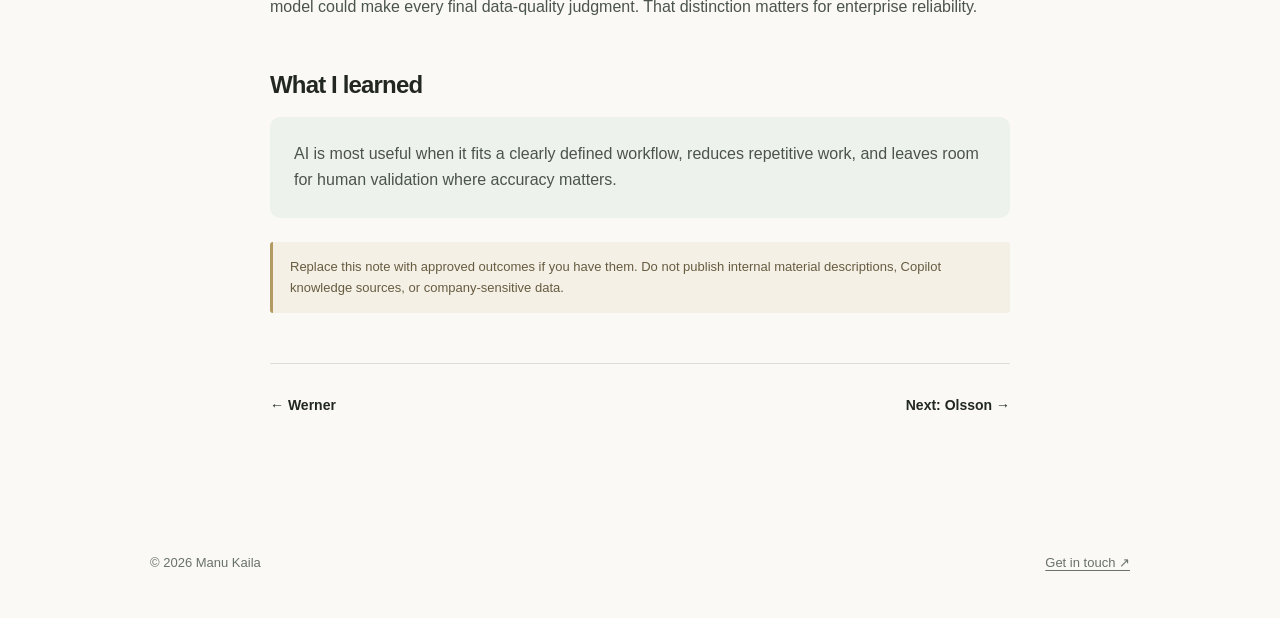
<file: manu-pm-portfolio/projects/conagra.html>
<!doctype html><html lang="en"><head><meta charset="utf-8"><meta name="viewport" content="width=device-width, initial-scale=1"><title>Conagra Brands | Manu Kaila</title><link rel="stylesheet" href="../assets/style.css"></head><body><div class="wrap"><header class="nav"><a class="brand" href="../index.html">manu kaila<span style="color:var(--accent)">.</span></a><nav class="links"><a href="../index.html#work">work</a><a href="../index.html#projects">projects</a><a href="../index.html#about">about</a><a href="../index.html#contact">contact</a></nav></header><main><div class="case-hero"><a class="back" href="../index.html#work">← Back to selected work</a><div class="eyebrow" style="margin-top:30px">AI · Data Quality · Process Improvement</div><h1>Rethinking a 10,000-record review with AI.</h1><p class="lede">Exploring how AI-assisted analysis could reduce manual effort in an urgent enterprise data-quality workflow.</p></div><div class="meta"><div><strong>Organization</strong><span>Conagra Brands</span></div><div><strong>Role</strong><span>Data Management Intern</span></div><div><strong>Focus</strong><span>MRO records · Copilot · Data quality</span></div></div><div class="case-banner"><div class="banner-top">Core question</div><div class="banner-text">When the dataset is too large for a quick manual pass, how can we review it more intelligently?</div></div><article class="article"><h2>Context</h2><p>While supporting Conagra's data management organization, I encountered an urgent MRO material-review task involving approximately 10,000 rows of records and descriptions. Potential duplicates needed to be identified efficiently.</p><h2>The challenge</h2><p>Manually reviewing every row under time pressure would have been labor-intensive. I looked for a way to make the first pass more efficient while keeping the review focused on potential duplicate records.</p><h2>My approach</h2><ul><li>Structured the material-review problem around identifying likely duplicate descriptions and records.</li><li>Created a Copilot-based AI agent using relevant knowledge sources to help flag potential duplicates.</li><li>Combined AI-assisted analysis with a review process rather than treating model suggestions as confirmed matches.</li></ul><h2>Product thinking</h2><p>The key decision was to focus the workflow on identifying candidates for review—not assuming an AI model could make every final data-quality judgment. That distinction matters for enterprise reliability.</p><h2>What I learned</h2><div class="takeaway"><p>AI is most useful when it fits a clearly defined workflow, reduces repetitive work, and leaves room for human validation where accuracy matters.</p></div><div class="notice">Replace this note with approved outcomes if you have them. Do not publish internal material descriptions, Copilot knowledge sources, or company-sensitive data.</div><div class="next"><a href="werner.html">← Werner</a><a href="olsson.html">Next: Olsson →</a></div></article></main><footer class="footer"><span>© <span id="year"></span> Manu Kaila</span><a href="../index.html#contact">Get in touch ↗</a></footer></div><script src="../assets/main.js"></script></body></html>
</file>
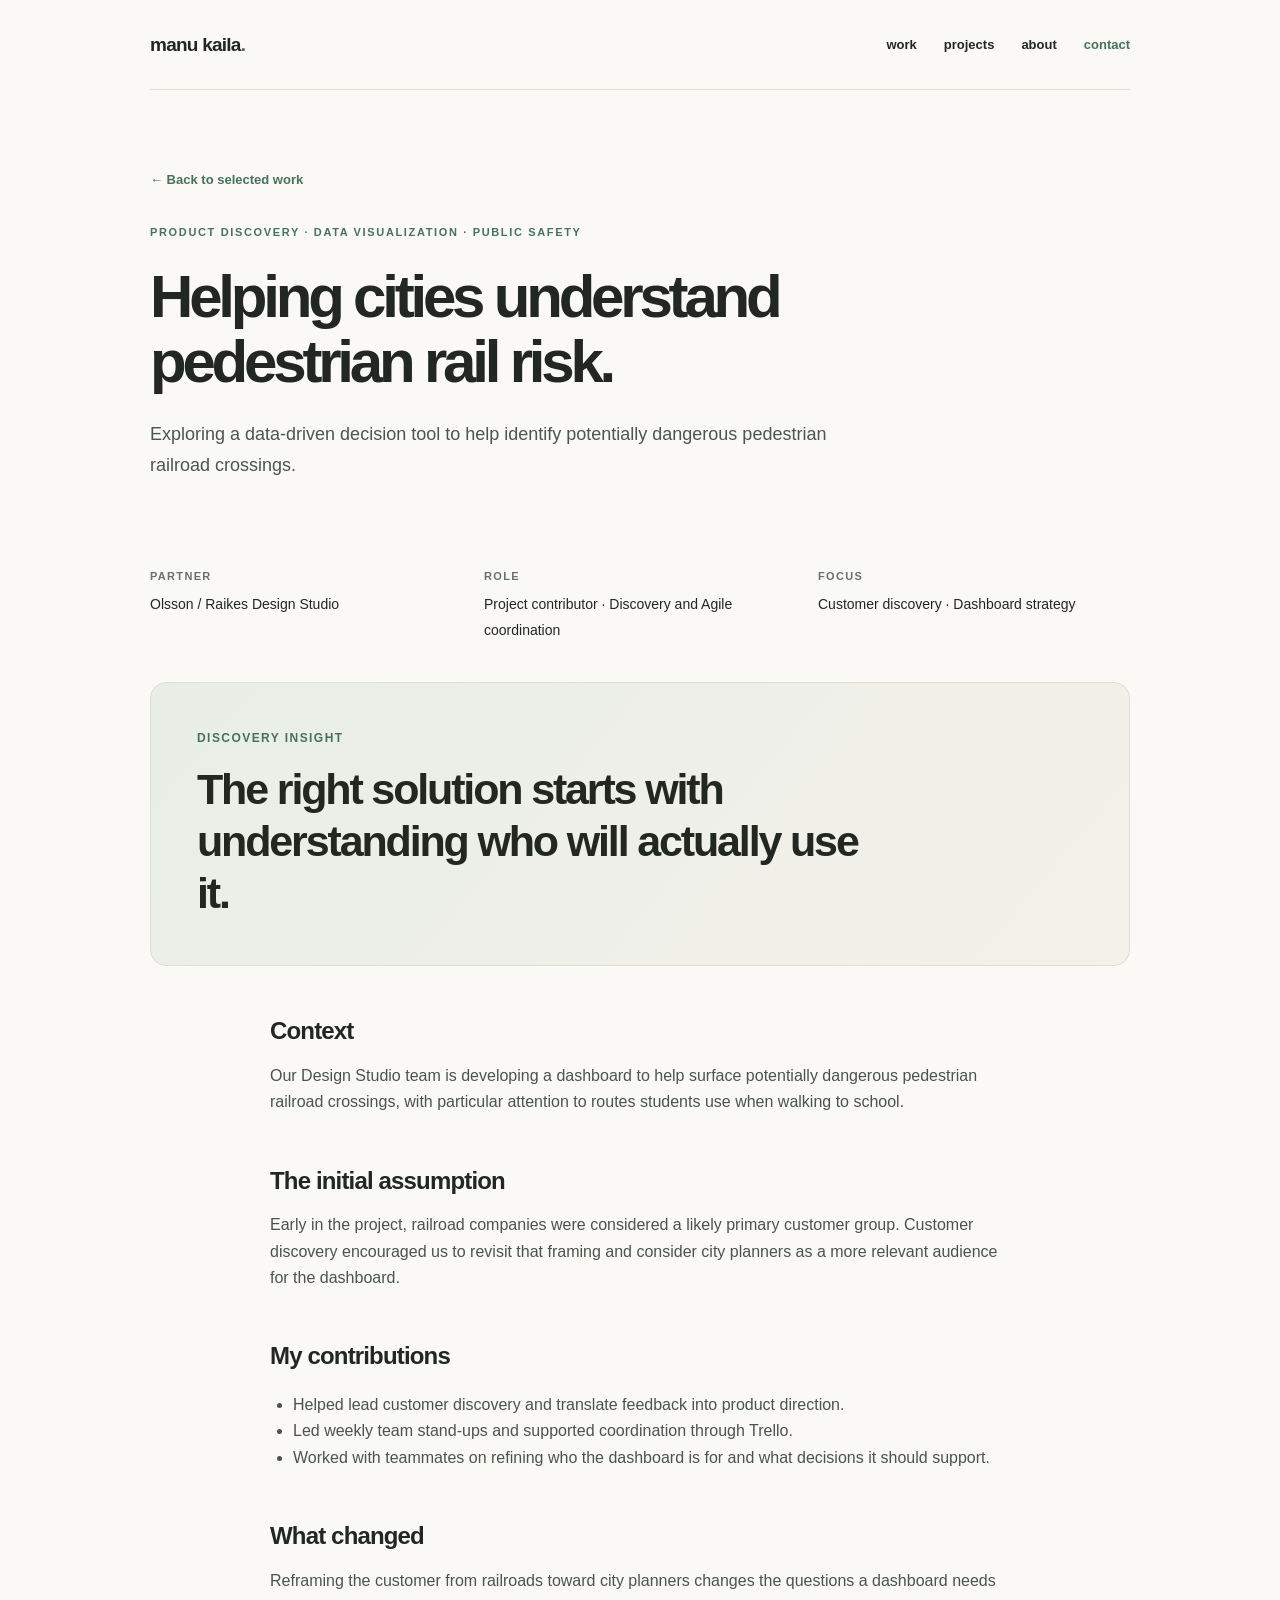
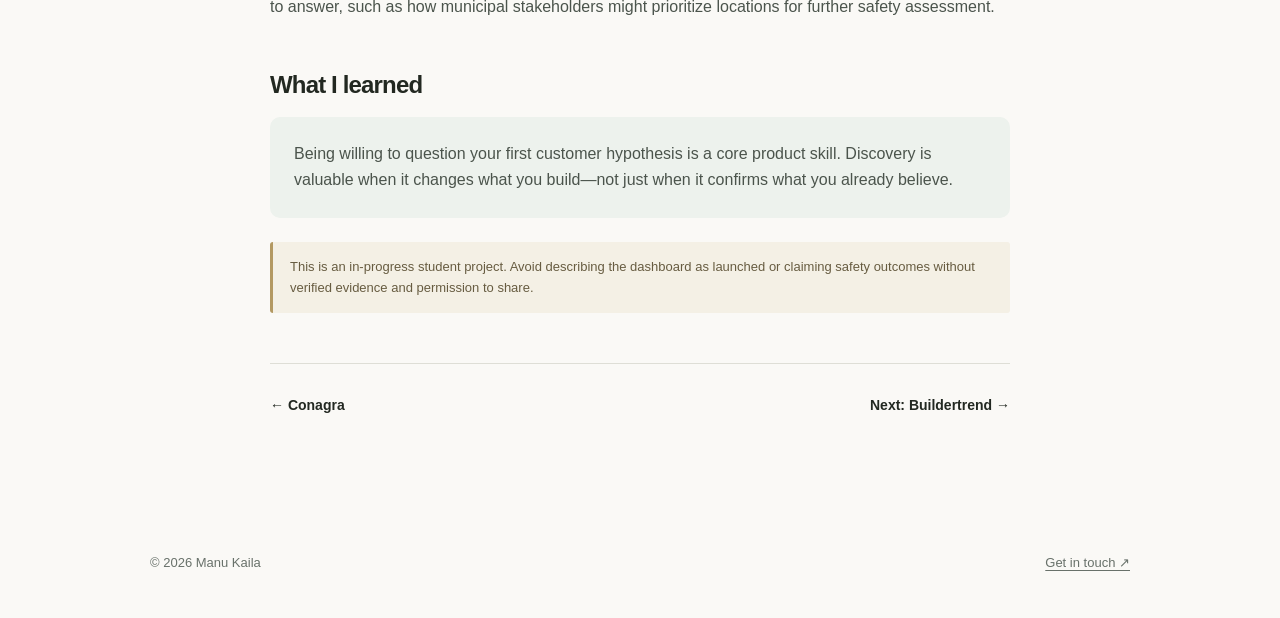
<file: manu-pm-portfolio/projects/olsson.html>
<!doctype html><html lang="en"><head><meta charset="utf-8"><meta name="viewport" content="width=device-width, initial-scale=1"><title>Olsson | Manu Kaila</title><link rel="stylesheet" href="../assets/style.css"></head><body><div class="wrap"><header class="nav"><a class="brand" href="../index.html">manu kaila<span style="color:var(--accent)">.</span></a><nav class="links"><a href="../index.html#work">work</a><a href="../index.html#projects">projects</a><a href="../index.html#about">about</a><a href="../index.html#contact">contact</a></nav></header><main><div class="case-hero"><a class="back" href="../index.html#work">← Back to selected work</a><div class="eyebrow" style="margin-top:30px">Product Discovery · Data Visualization · Public Safety</div><h1>Helping cities understand pedestrian rail risk.</h1><p class="lede">Exploring a data-driven decision tool to help identify potentially dangerous pedestrian railroad crossings.</p></div><div class="meta"><div><strong>Partner</strong><span>Olsson / Raikes Design Studio</span></div><div><strong>Role</strong><span>Project contributor · Discovery and Agile coordination</span></div><div><strong>Focus</strong><span>Customer discovery · Dashboard strategy</span></div></div><div class="case-banner"><div class="banner-top">Discovery insight</div><div class="banner-text">The right solution starts with understanding who will actually use it.</div></div><article class="article"><h2>Context</h2><p>Our Design Studio team is developing a dashboard to help surface potentially dangerous pedestrian railroad crossings, with particular attention to routes students use when walking to school.</p><h2>The initial assumption</h2><p>Early in the project, railroad companies were considered a likely primary customer group. Customer discovery encouraged us to revisit that framing and consider city planners as a more relevant audience for the dashboard.</p><h2>My contributions</h2><ul><li>Helped lead customer discovery and translate feedback into product direction.</li><li>Led weekly team stand-ups and supported coordination through Trello.</li><li>Worked with teammates on refining who the dashboard is for and what decisions it should support.</li></ul><h2>What changed</h2><p>Reframing the customer from railroads toward city planners changes the questions a dashboard needs to answer, such as how municipal stakeholders might prioritize locations for further safety assessment.</p><h2>What I learned</h2><div class="takeaway"><p>Being willing to question your first customer hypothesis is a core product skill. Discovery is valuable when it changes what you build—not just when it confirms what you already believe.</p></div><div class="notice">This is an in-progress student project. Avoid describing the dashboard as launched or claiming safety outcomes without verified evidence and permission to share.</div><div class="next"><a href="conagra.html">← Conagra</a><a href="buildertrend.html">Next: Buildertrend →</a></div></article></main><footer class="footer"><span>© <span id="year"></span> Manu Kaila</span><a href="../index.html#contact">Get in touch ↗</a></footer></div><script src="../assets/main.js"></script></body></html>
</file>
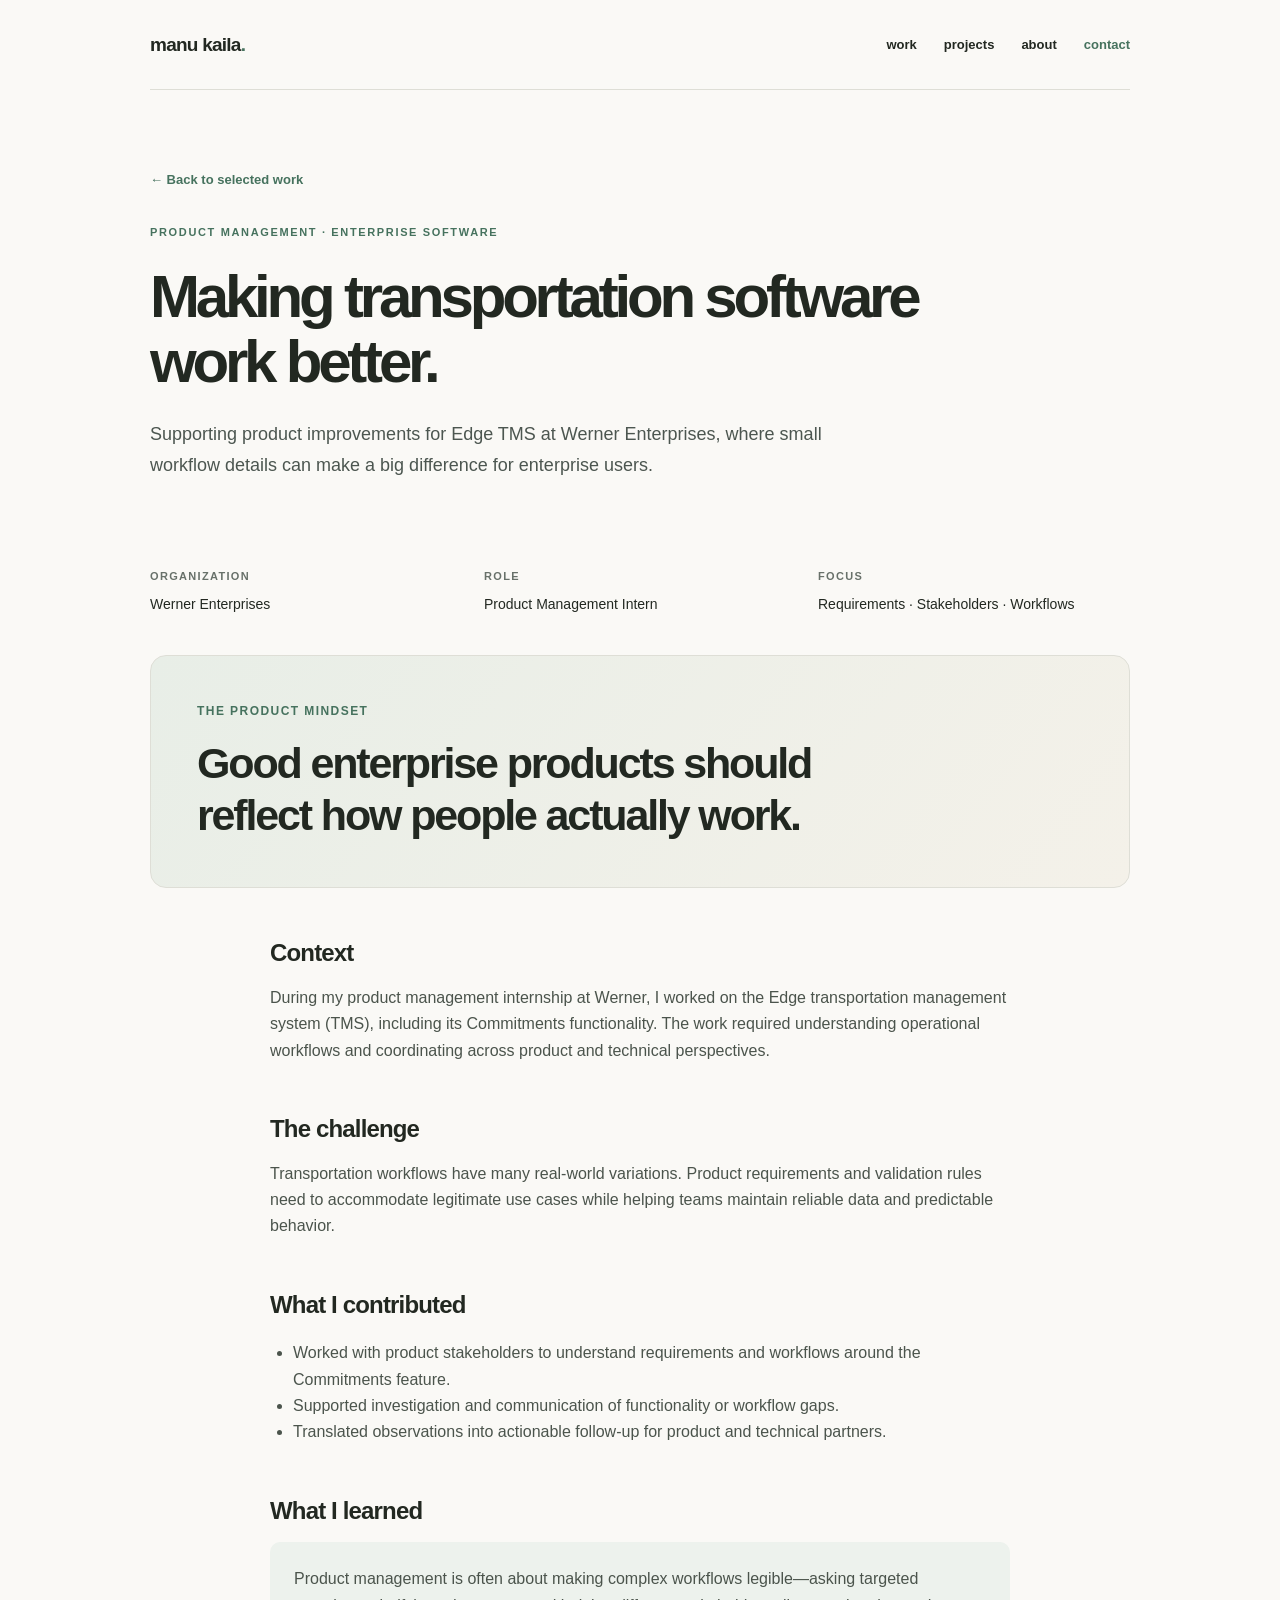
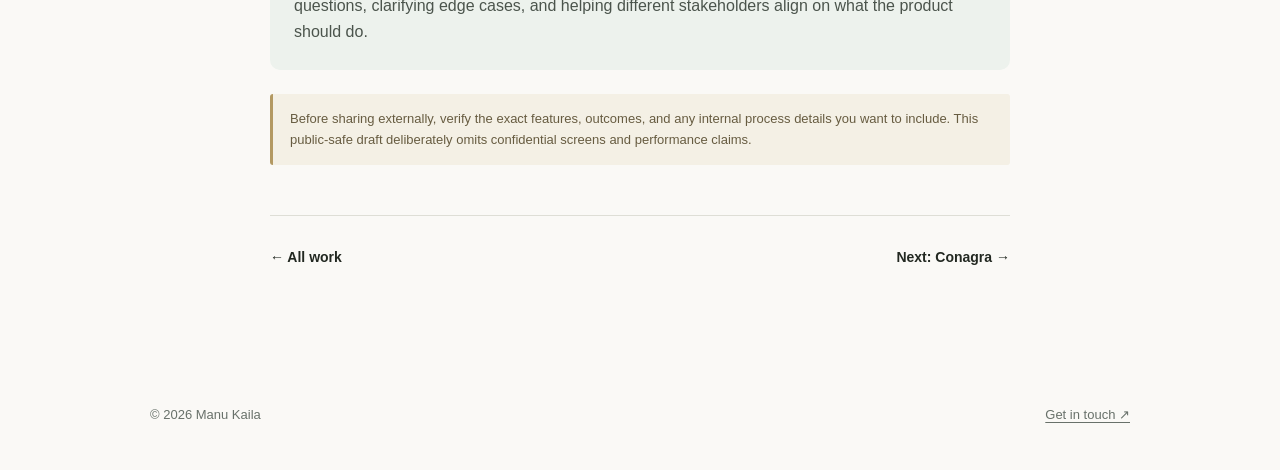
<file: manu-pm-portfolio/projects/werner.html>
<!doctype html><html lang="en"><head><meta charset="utf-8"><meta name="viewport" content="width=device-width, initial-scale=1"><title>Werner Enterprises | Manu Kaila</title><link rel="stylesheet" href="../assets/style.css"></head><body><div class="wrap"><header class="nav"><a class="brand" href="../index.html">manu kaila<span style="color:var(--accent)">.</span></a><nav class="links"><a href="../index.html#work">work</a><a href="../index.html#projects">projects</a><a href="../index.html#about">about</a><a href="../index.html#contact">contact</a></nav></header><main><div class="case-hero"><a class="back" href="../index.html#work">← Back to selected work</a><div class="eyebrow" style="margin-top:30px">Product Management · Enterprise Software</div><h1>Making transportation software work better.</h1><p class="lede">Supporting product improvements for Edge TMS at Werner Enterprises, where small workflow details can make a big difference for enterprise users.</p></div><div class="meta"><div><strong>Organization</strong><span>Werner Enterprises</span></div><div><strong>Role</strong><span>Product Management Intern</span></div><div><strong>Focus</strong><span>Requirements · Stakeholders · Workflows</span></div></div><div class="case-banner"><div class="banner-top">The product mindset</div><div class="banner-text">Good enterprise products should reflect how people actually work.</div></div><article class="article"><h2>Context</h2><p>During my product management internship at Werner, I worked on the Edge transportation management system (TMS), including its Commitments functionality. The work required understanding operational workflows and coordinating across product and technical perspectives.</p><h2>The challenge</h2><p>Transportation workflows have many real-world variations. Product requirements and validation rules need to accommodate legitimate use cases while helping teams maintain reliable data and predictable behavior.</p><h2>What I contributed</h2><ul><li>Worked with product stakeholders to understand requirements and workflows around the Commitments feature.</li><li>Supported investigation and communication of functionality or workflow gaps.</li><li>Translated observations into actionable follow-up for product and technical partners.</li></ul><h2>What I learned</h2><div class="takeaway"><p>Product management is often about making complex workflows legible—asking targeted questions, clarifying edge cases, and helping different stakeholders align on what the product should do.</p></div><div class="notice">Before sharing externally, verify the exact features, outcomes, and any internal process details you want to include. This public-safe draft deliberately omits confidential screens and performance claims.</div><div class="next"><a href="../index.html#work">← All work</a><a href="conagra.html">Next: Conagra →</a></div></article></main><footer class="footer"><span>© <span id="year"></span> Manu Kaila</span><a href="../index.html#contact">Get in touch ↗</a></footer></div><script src="../assets/main.js"></script></body></html>
</file>
<file: style.css>
:root{--bg:#faf9f6;--paper:#fff;--ink:#222821;--muted:#68716a;--border:#deded6;--accent:#46725e;--tint:#edf2ed;--radius:13px}*{box-sizing:border-box}html{scroll-behavior:smooth}body{margin:0;background:var(--bg);color:var(--ink);font-family:Inter,ui-sans-serif,-apple-system,BlinkMacSystemFont,"Segoe UI",sans-serif;line-height:1.65}a{color:inherit;text-decoration:none}a:hover{color:var(--accent)}.wrap{max-width:1040px;margin:auto;padding:0 30px}.nav{display:flex;justify-content:space-between;align-items:center;padding:29px 0;border-bottom:1px solid var(--border)}.brand{font-weight:750;letter-spacing:-.04em;font-size:19px}.links{display:flex;gap:27px;align-items:center;font-size:13px;font-weight:600}.links a:last-child{color:var(--accent)}.hero{padding:110px 0 99px;max-width:810px}.eyebrow,.label{font-size:11px;text-transform:uppercase;letter-spacing:.15em;font-weight:750;color:var(--accent)}h1,h2,h3,p{margin-top:0}h1{font-size:clamp(43px,7vw,74px);letter-spacing:-.07em;line-height:1.08;margin:17px 0 25px;font-weight:750}h1 em{font-style:normal;color:var(--accent)}.lede{font-size:20px;line-height:1.7;color:#4c5650;max-width:720px}.button{display:inline-flex;gap:10px;align-items:center;border:1px solid var(--ink);background:var(--ink);color:white;padding:12px 18px;border-radius:7px;font-size:13px;font-weight:650}.button:hover{background:var(--accent);border-color:var(--accent);color:white}.button.outline{background:transparent;color:var(--ink)}.button.outline:hover{color:var(--accent);border-color:var(--accent)}.actions{display:flex;gap:11px;flex-wrap:wrap;margin-top:30px}section{padding:52px 0 62px;border-top:1px solid var(--border)}.section-head{display:flex;align-items:end;justify-content:space-between;gap:20px;margin-bottom:32px}.section-head h2{font-size:29px;letter-spacing:-.045em;margin:0}.section-head p{margin:0;color:var(--muted);font-size:13px}.work-list{display:grid;gap:18px}.work-card{display:grid;grid-template-columns:115px 1fr 24px;align-items:center;gap:25px;padding:26px 27px;border:1px solid var(--border);background:var(--paper);border-radius:var(--radius);transition:transform .15s,border-color .15s,box-shadow .15s}.work-card:hover,.project-card:hover{transform:translateY(-3px);border-color:#a6bbac;box-shadow:0 8px 25px #1835280c}.work-card .num{font-size:48px;color:#c8d5ca;letter-spacing:-.06em;font-weight:750}.work-card h3{font-size:21px;letter-spacing:-.04em;margin:5px 0 5px}.work-card p{color:var(--muted);font-size:14px;margin:0 0 10px}.tags{display:flex;flex-wrap:wrap;gap:7px}.tag{background:var(--tint);border-radius:4px;padding:4px 8px;font-size:10px;letter-spacing:.015em;color:#4e6857;font-weight:650}.arrow{color:var(--accent);font-size:22px}.grid{display:grid;grid-template-columns:repeat(3,1fr);gap:16px}.project-card{padding:25px;border:1px solid var(--border);background:var(--paper);border-radius:var(--radius);min-height:235px;transition:transform .15s,border-color .15s,box-shadow .15s}.project-card .symbol{font-size:24px;color:var(--accent);margin-bottom:20px}.project-card h3{font-size:18px;letter-spacing:-.03em;margin-bottom:7px}.project-card p{font-size:13px;color:var(--muted);margin-bottom:20px}.about{max-width:790px}.about p{font-size:16px;color:#4b544c}.footer{display:flex;justify-content:space-between;flex-wrap:wrap;gap:18px;padding:35px 0 45px;color:var(--muted);font-size:13px}.footer a{text-decoration:underline;text-underline-offset:3px}.footer .socials{display:flex;gap:19px}.case-hero{padding:76px 0 48px;max-width:780px}.back{font-size:13px;color:var(--accent);font-weight:650}.case-hero h1{font-size:clamp(38px,5.4vw,60px);margin-top:24px}.case-hero .lede{font-size:18px}.meta{display:grid;grid-template-columns:repeat(3,1fr);gap:22px;padding:20px 0 38px}.meta strong{display:block;font-size:11px;text-transform:uppercase;letter-spacing:.12em;color:var(--muted);margin-bottom:6px}.meta span{font-size:14px}.case-banner{background:linear-gradient(130deg,#e8eee7,#f4f1e9);border:1px solid var(--border);border-radius:16px;padding:46px;margin:0 0 40px}.banner-top{font-size:12px;font-weight:700;letter-spacing:.12em;text-transform:uppercase;color:var(--accent)}.banner-text{font-size:clamp(24px,4vw,43px);letter-spacing:-.05em;line-height:1.2;margin:16px 0 0;max-width:700px;font-weight:700}.article{max-width:740px;margin:auto;padding:0 0 80px}.article h2{font-size:24px;letter-spacing:-.035em;margin:45px 0 12px}.article p,.article li{font-size:16px;color:#4b544c}.article ul{padding-left:23px}.notice{background:#f4f0e5;border-left:3px solid #b39962;padding:14px 17px;color:#675c41;font-size:13px;border-radius:3px;margin:24px 0}.takeaway{background:var(--tint);padding:24px;border-radius:10px}.takeaway p{margin:0}.next{display:flex;justify-content:space-between;gap:20px;margin:50px 0 20px;padding-top:30px;border-top:1px solid var(--border);font-size:14px;font-weight:650}.smallnote{font-size:12px!important;color:var(--muted)!important}@media(max-width:700px){.wrap{padding:0 20px}.nav{padding:21px 0}.links{gap:13px;font-size:12px}.hero{padding:80px 0 65px}.lede{font-size:17px}section{padding:40px 0 50px}.section-head{align-items:start;flex-direction:column;gap:4px}.work-card{grid-template-columns:1fr 15px;padding:22px;gap:8px}.work-card .num{display:none}.grid{grid-template-columns:1fr}.project-card{min-height:unset}.meta{grid-template-columns:1fr;gap:14px}.case-banner{padding:28px}.case-hero{padding:52px 0 25px}.footer{padding-bottom:30px}}
</file>
<file: manu-pm-portfolio/assets/style.css>
:root{--bg:#faf9f6;--paper:#fff;--ink:#222821;--muted:#68716a;--border:#deded6;--accent:#46725e;--tint:#edf2ed;--radius:13px}*{box-sizing:border-box}html{scroll-behavior:smooth}body{margin:0;background:var(--bg);color:var(--ink);font-family:Inter,ui-sans-serif,-apple-system,BlinkMacSystemFont,"Segoe UI",sans-serif;line-height:1.65}a{color:inherit;text-decoration:none}a:hover{color:var(--accent)}.wrap{max-width:1040px;margin:auto;padding:0 30px}.nav{display:flex;justify-content:space-between;align-items:center;padding:29px 0;border-bottom:1px solid var(--border)}.brand{font-weight:750;letter-spacing:-.04em;font-size:19px}.links{display:flex;gap:27px;align-items:center;font-size:13px;font-weight:600}.links a:last-child{color:var(--accent)}.hero{padding:110px 0 99px;max-width:810px}.eyebrow,.label{font-size:11px;text-transform:uppercase;letter-spacing:.15em;font-weight:750;color:var(--accent)}h1,h2,h3,p{margin-top:0}h1{font-size:clamp(43px,7vw,74px);letter-spacing:-.07em;line-height:1.08;margin:17px 0 25px;font-weight:750}h1 em{font-style:normal;color:var(--accent)}.lede{font-size:20px;line-height:1.7;color:#4c5650;max-width:720px}.button{display:inline-flex;gap:10px;align-items:center;border:1px solid var(--ink);background:var(--ink);color:white;padding:12px 18px;border-radius:7px;font-size:13px;font-weight:650}.button:hover{background:var(--accent);border-color:var(--accent);color:white}.button.outline{background:transparent;color:var(--ink)}.button.outline:hover{color:var(--accent);border-color:var(--accent)}.actions{display:flex;gap:11px;flex-wrap:wrap;margin-top:30px}section{padding:52px 0 62px;border-top:1px solid var(--border)}.section-head{display:flex;align-items:end;justify-content:space-between;gap:20px;margin-bottom:32px}.section-head h2{font-size:29px;letter-spacing:-.045em;margin:0}.section-head p{margin:0;color:var(--muted);font-size:13px}.work-list{display:grid;gap:18px}.work-card{display:grid;grid-template-columns:115px 1fr 24px;align-items:center;gap:25px;padding:26px 27px;border:1px solid var(--border);background:var(--paper);border-radius:var(--radius);transition:transform .15s,border-color .15s,box-shadow .15s}.work-card:hover,.project-card:hover{transform:translateY(-3px);border-color:#a6bbac;box-shadow:0 8px 25px #1835280c}.work-card .num{font-size:48px;color:#c8d5ca;letter-spacing:-.06em;font-weight:750}.work-card h3{font-size:21px;letter-spacing:-.04em;margin:5px 0 5px}.work-card p{color:var(--muted);font-size:14px;margin:0 0 10px}.tags{display:flex;flex-wrap:wrap;gap:7px}.tag{background:var(--tint);border-radius:4px;padding:4px 8px;font-size:10px;letter-spacing:.015em;color:#4e6857;font-weight:650}.arrow{color:var(--accent);font-size:22px}.grid{display:grid;grid-template-columns:repeat(3,1fr);gap:16px}.project-card{padding:25px;border:1px solid var(--border);background:var(--paper);border-radius:var(--radius);min-height:235px;transition:transform .15s,border-color .15s,box-shadow .15s}.project-card .symbol{font-size:24px;color:var(--accent);margin-bottom:20px}.project-card h3{font-size:18px;letter-spacing:-.03em;margin-bottom:7px}.project-card p{font-size:13px;color:var(--muted);margin-bottom:20px}.about{max-width:790px}.about p{font-size:16px;color:#4b544c}.footer{display:flex;justify-content:space-between;flex-wrap:wrap;gap:18px;padding:35px 0 45px;color:var(--muted);font-size:13px}.footer a{text-decoration:underline;text-underline-offset:3px}.footer .socials{display:flex;gap:19px}.case-hero{padding:76px 0 48px;max-width:780px}.back{font-size:13px;color:var(--accent);font-weight:650}.case-hero h1{font-size:clamp(38px,5.4vw,60px);margin-top:24px}.case-hero .lede{font-size:18px}.meta{display:grid;grid-template-columns:repeat(3,1fr);gap:22px;padding:20px 0 38px}.meta strong{display:block;font-size:11px;text-transform:uppercase;letter-spacing:.12em;color:var(--muted);margin-bottom:6px}.meta span{font-size:14px}.case-banner{background:linear-gradient(130deg,#e8eee7,#f4f1e9);border:1px solid var(--border);border-radius:16px;padding:46px;margin:0 0 40px}.banner-top{font-size:12px;font-weight:700;letter-spacing:.12em;text-transform:uppercase;color:var(--accent)}.banner-text{font-size:clamp(24px,4vw,43px);letter-spacing:-.05em;line-height:1.2;margin:16px 0 0;max-width:700px;font-weight:700}.article{max-width:740px;margin:auto;padding:0 0 80px}.article h2{font-size:24px;letter-spacing:-.035em;margin:45px 0 12px}.article p,.article li{font-size:16px;color:#4b544c}.article ul{padding-left:23px}.notice{background:#f4f0e5;border-left:3px solid #b39962;padding:14px 17px;color:#675c41;font-size:13px;border-radius:3px;margin:24px 0}.takeaway{background:var(--tint);padding:24px;border-radius:10px}.takeaway p{margin:0}.next{display:flex;justify-content:space-between;gap:20px;margin:50px 0 20px;padding-top:30px;border-top:1px solid var(--border);font-size:14px;font-weight:650}.smallnote{font-size:12px!important;color:var(--muted)!important}@media(max-width:700px){.wrap{padding:0 20px}.nav{padding:21px 0}.links{gap:13px;font-size:12px}.hero{padding:80px 0 65px}.lede{font-size:17px}section{padding:40px 0 50px}.section-head{align-items:start;flex-direction:column;gap:4px}.work-card{grid-template-columns:1fr 15px;padding:22px;gap:8px}.work-card .num{display:none}.grid{grid-template-columns:1fr}.project-card{min-height:unset}.meta{grid-template-columns:1fr;gap:14px}.case-banner{padding:28px}.case-hero{padding:52px 0 25px}.footer{padding-bottom:30px}}
</file>
